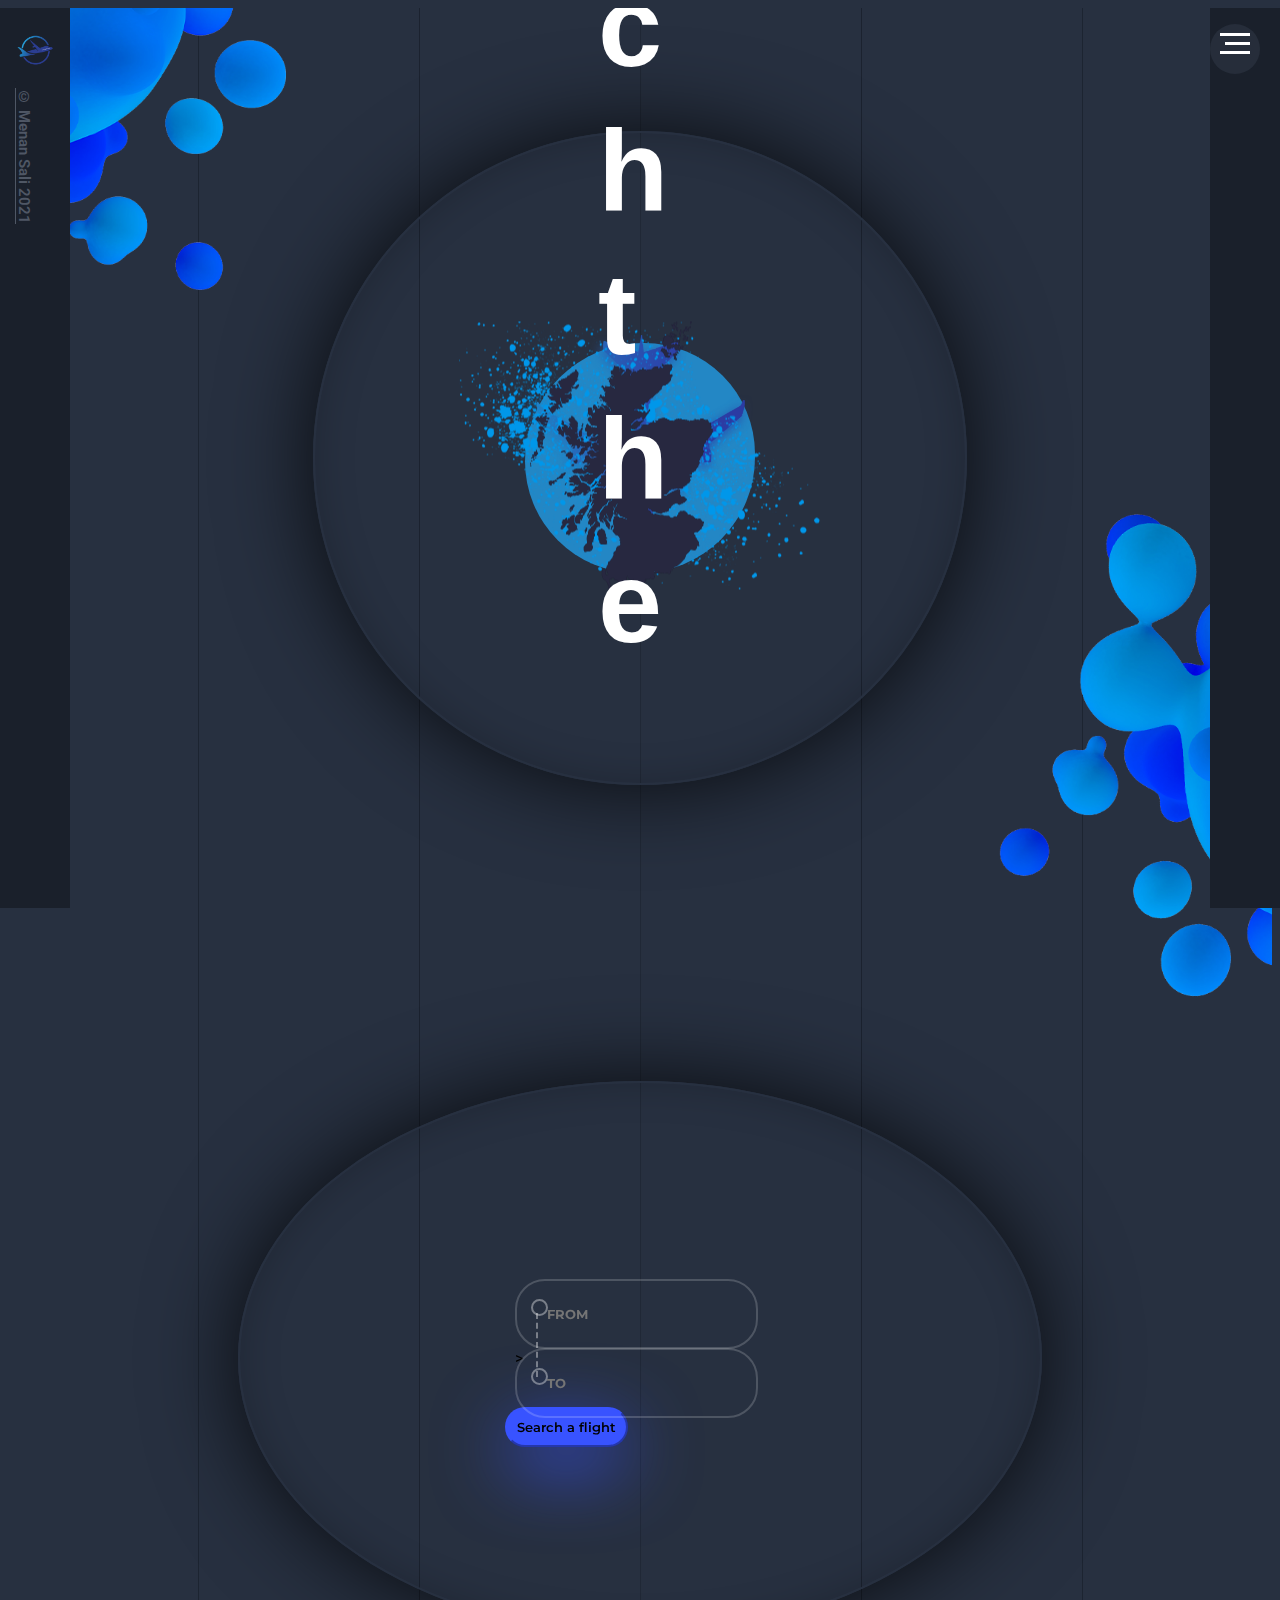
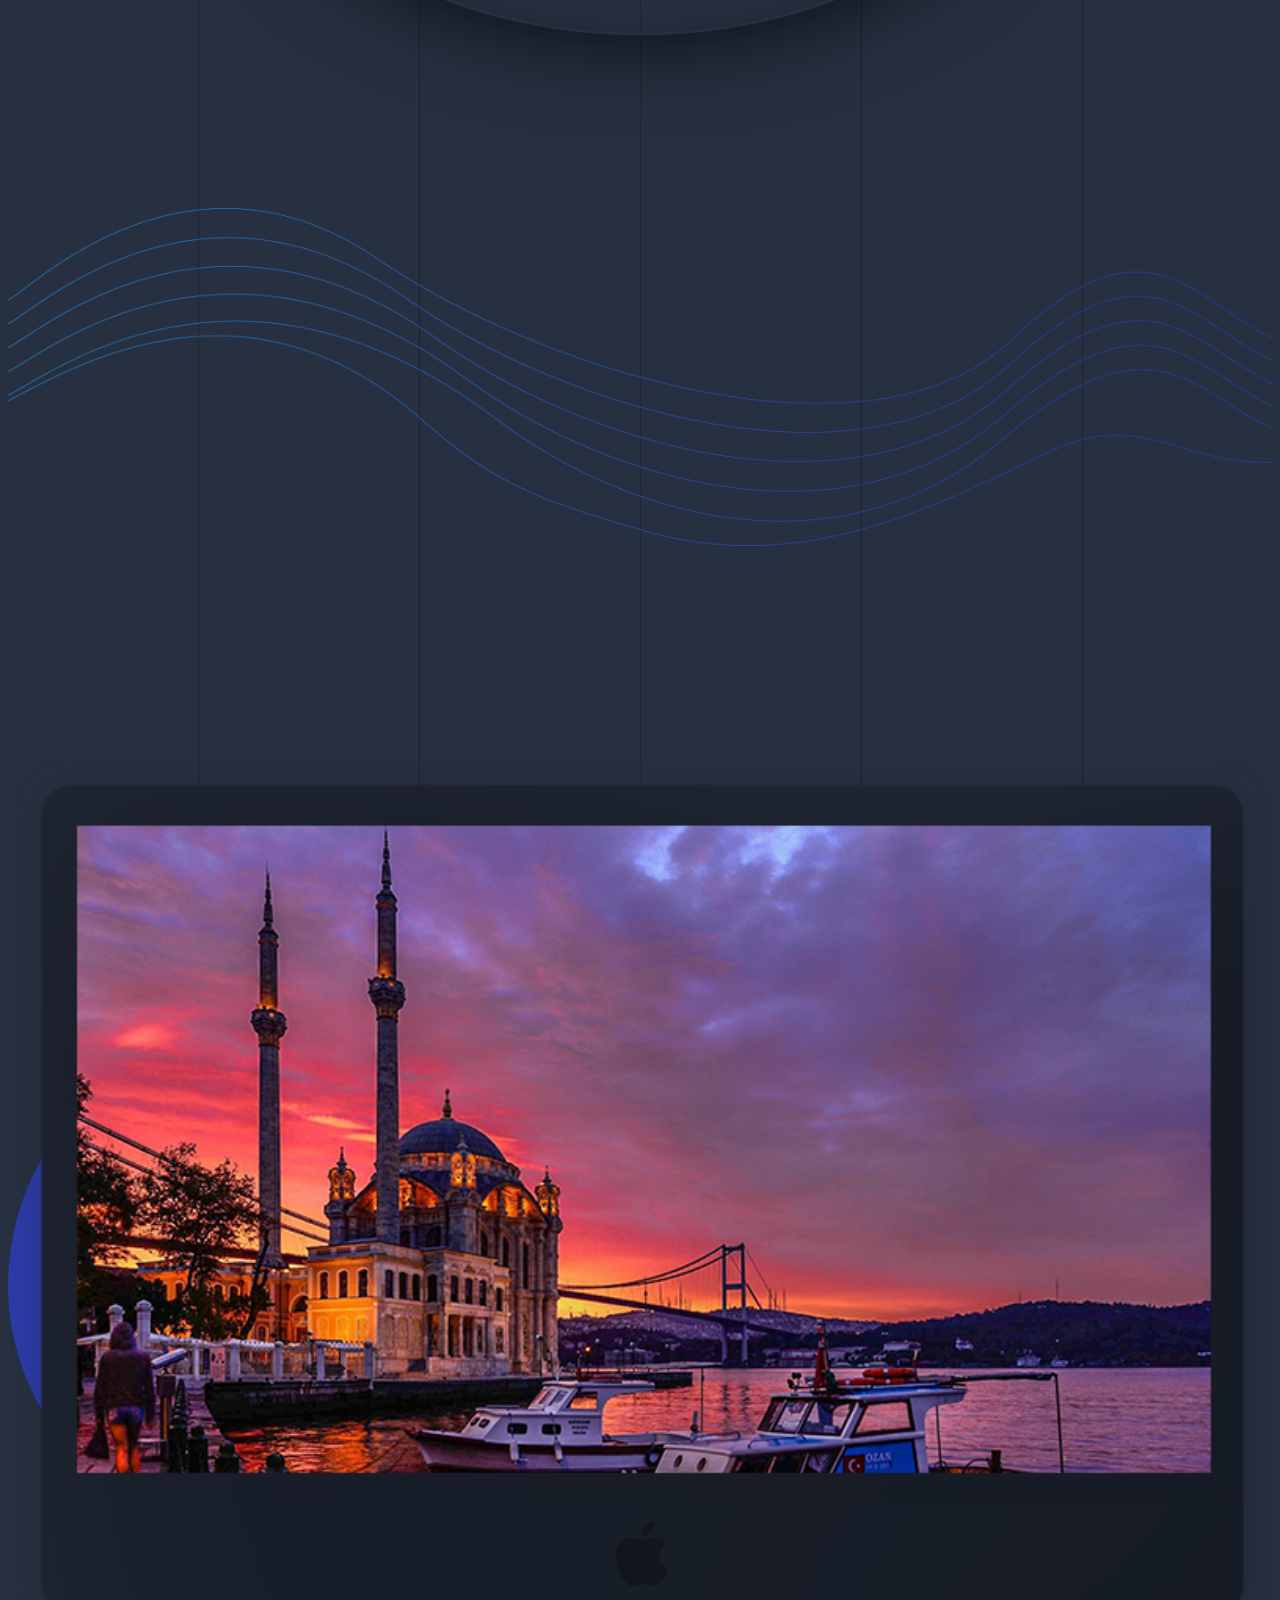
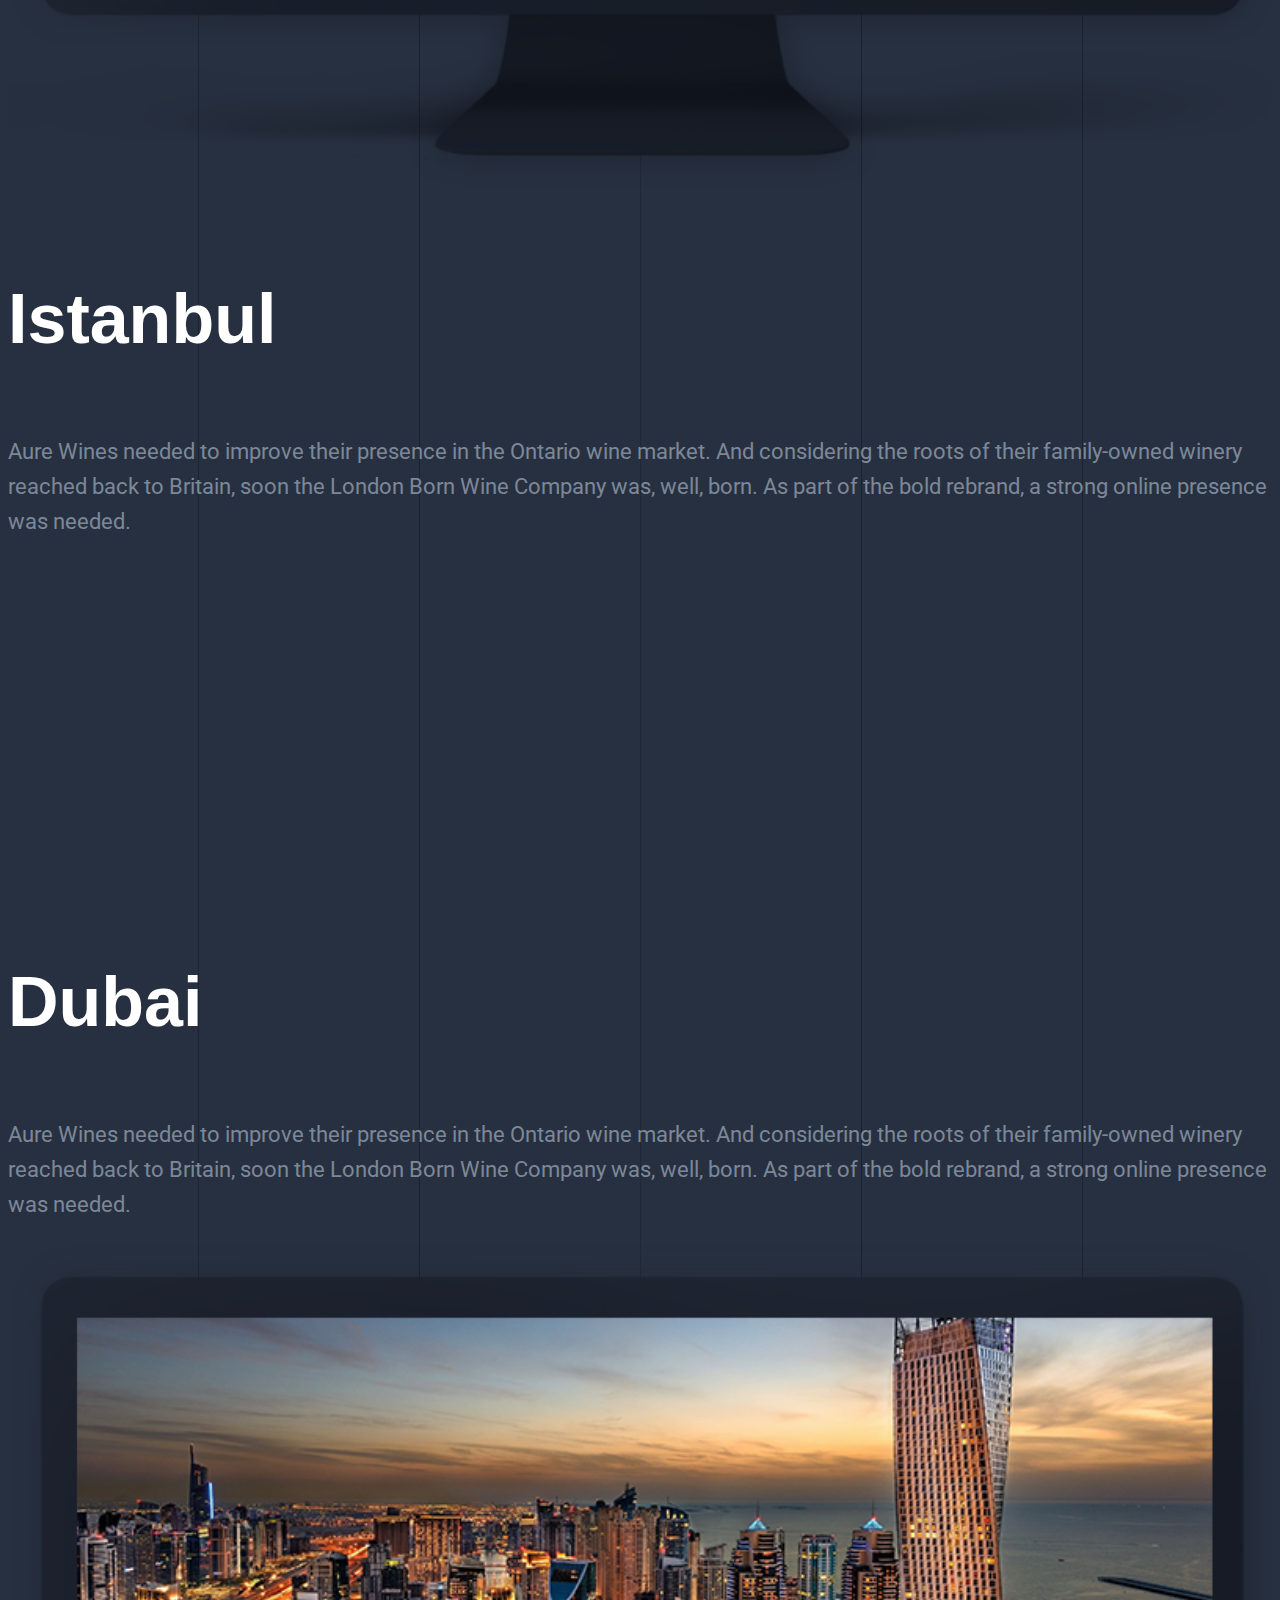
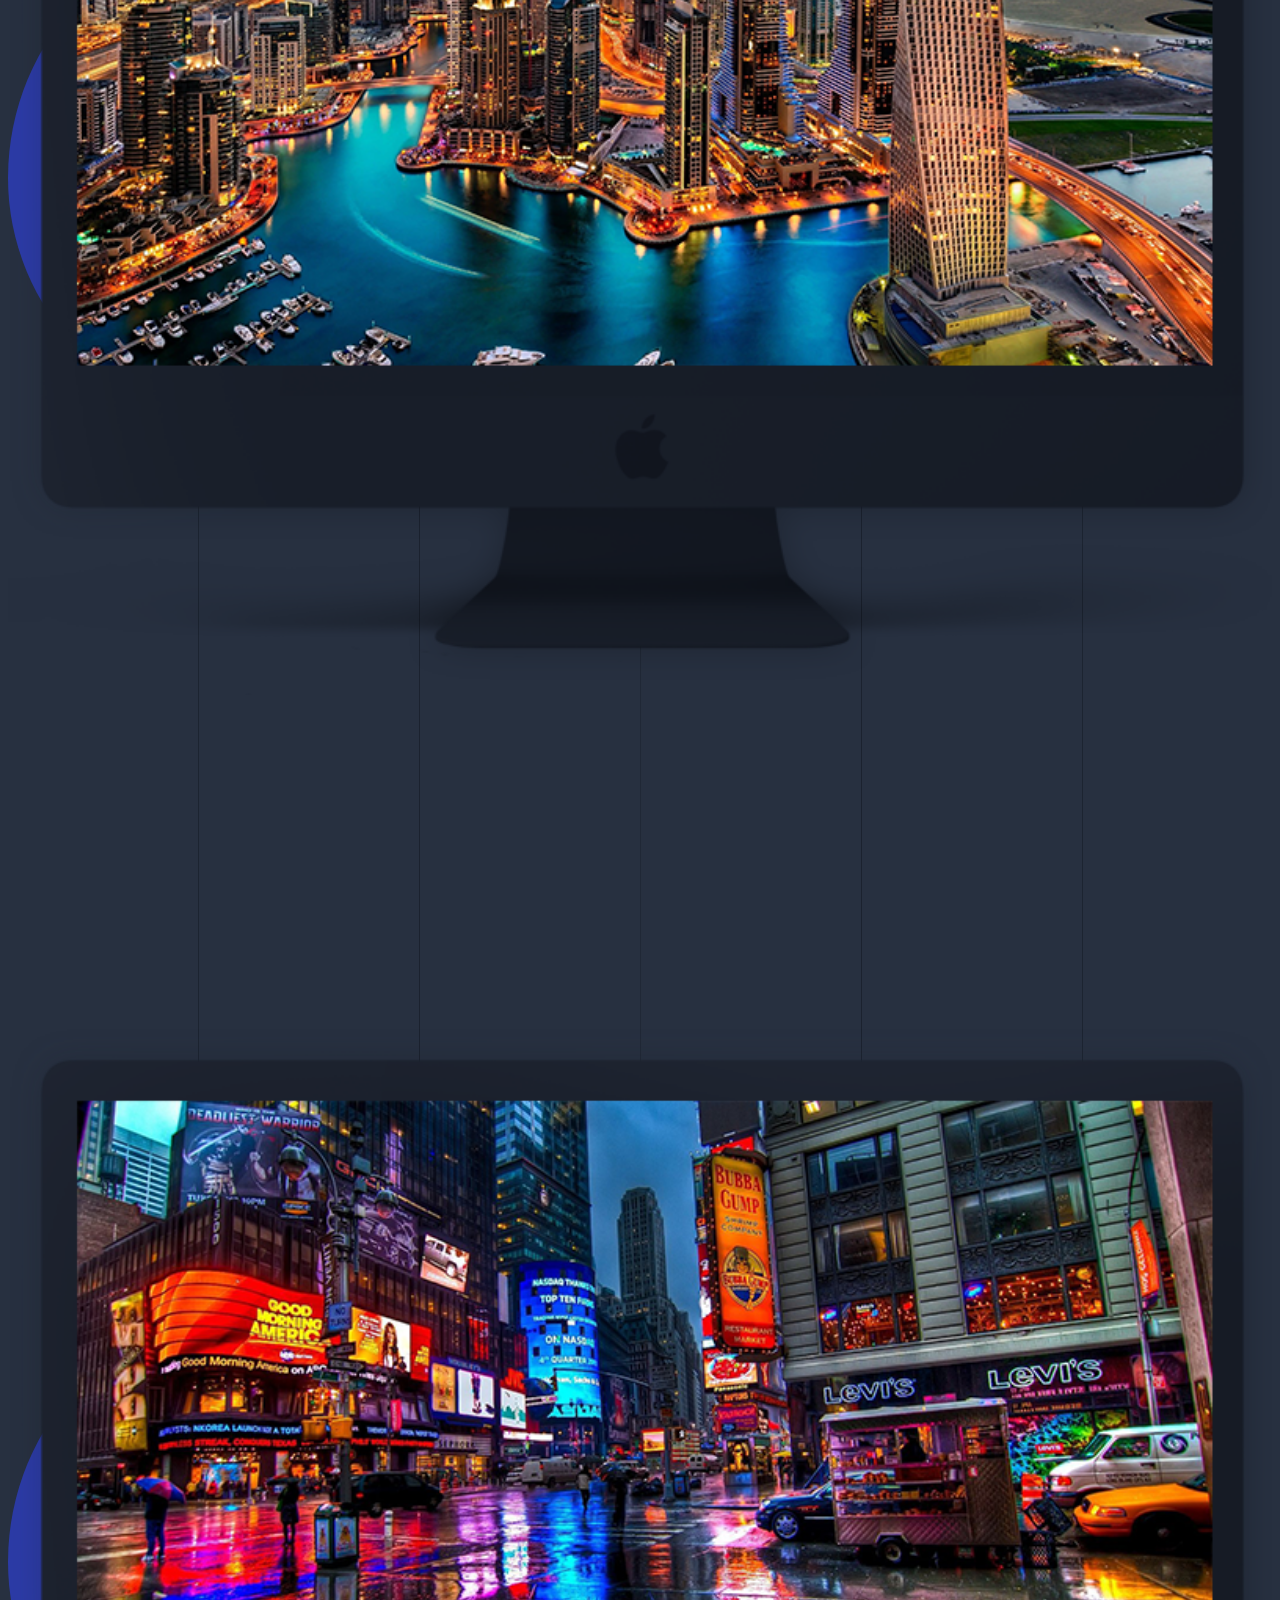
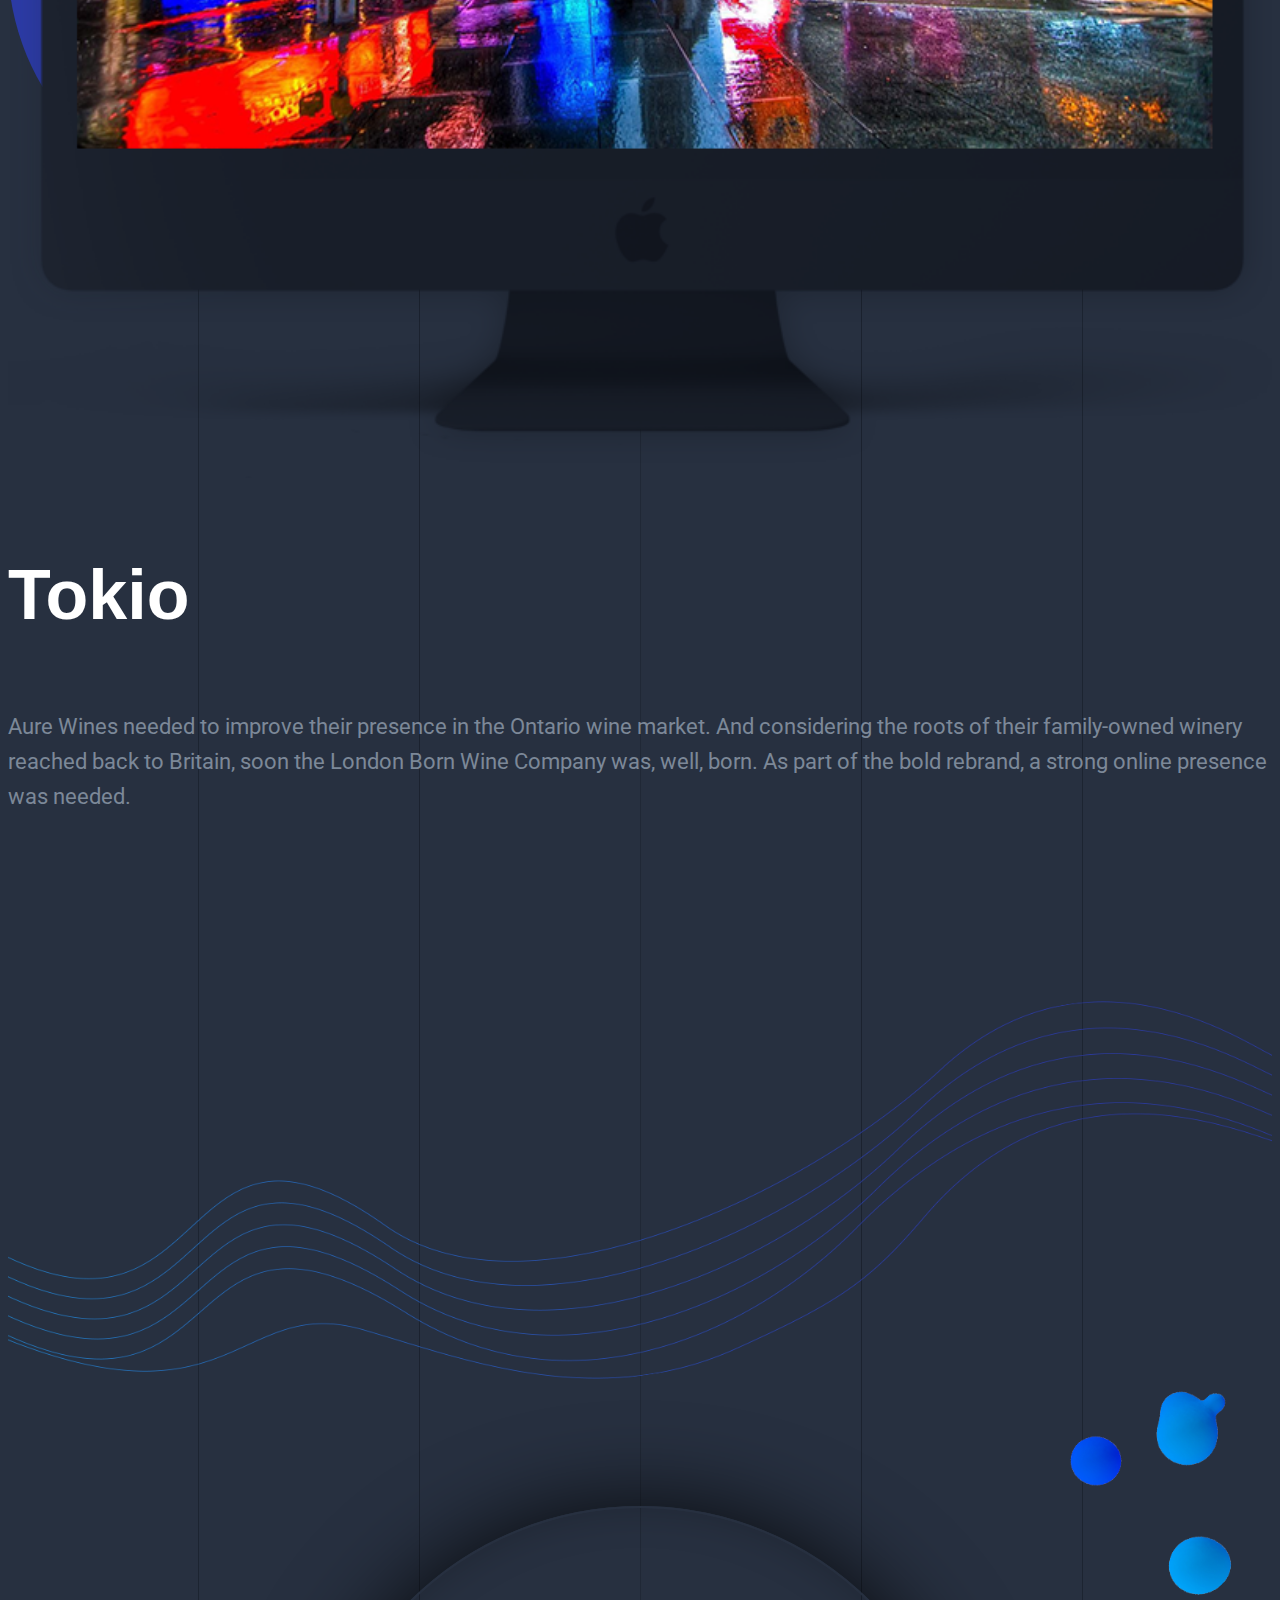
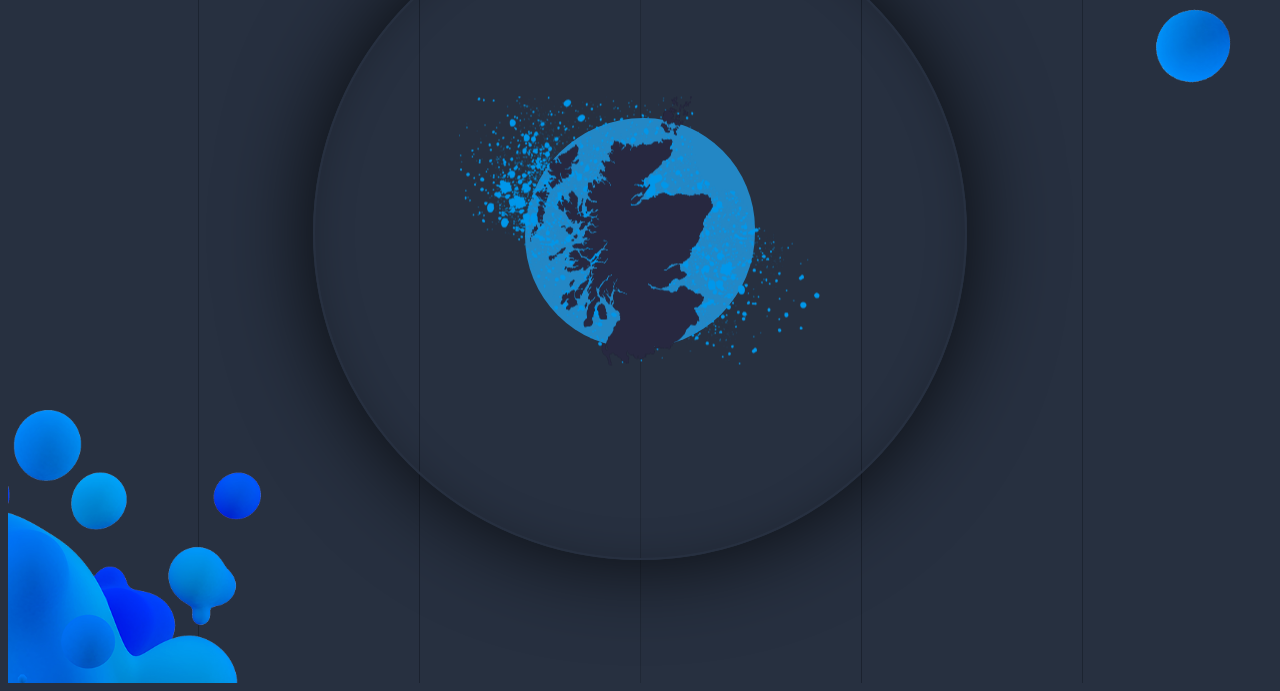
<file: Flight booking website/index.html>
<!doctype html>
<html lang="en">

<head>

  <meta charset="utf-8">
  <meta name="viewport" content="width=device-width, initial-scale=1, shrink-to-fit=no">

  <link rel="stylesheet" href="https://stackpath.bootstrapcdn.com/bootstrap/4.1.3/css/bootstrap.min.css"
    integrity="sha384-MCw98/SFnGE8fJT3GXwEOngsV7Zt27NXFoaoApmYm81iuXoPkFOJwJ8ERdknLPMO" crossorigin="anonymous">


  <link
    href="https://fonts.googleapis.com/css2?family=Montserrat:wght@400;500;600;700;800;900&family=Roboto:wght@300;400;500;700;900&display=swap"
    rel="stylesheet">

  <link rel="icon" type="image/png" href="img/logo.png">


  <link rel="stylesheet" href="https://use.fontawesome.com/releases/v5.7.2/css/all.css"
    integrity="sha384-fnmOCqbTlWIlj8LyTjo7mOUStjsKC4pOpQbqyi7RrhN7udi9RwhKkMHpvLbHG9Sr" crossorigin="anonymous">
  <link rel="stylesheet" href="style.css" />
  <script src="https://code.jquery.com/jquery-3.5.1.js"></script>


  <title>Fly And See</title>

</head>






<body>







  <main>
    <div class="cd-index cd-main-content">


      <!----LEFT-BAR------->

      <div class="left-bar-section">
        <div class="left-content-inner d-flex justify-content-between flex-column h-100">

          <div class="logo-section">
            <a href="#">
              <img src="img/logo.png" style="margin:14px 0px 0px 0px;" class="img-fluid" alt="logo"></a>
          </div>

          <div class="link-section text-center d-none d-md-block d-sm-none">

          </div>

          <div class="copyright-section text-center">
            <p>&copy Menan Sali 2021</p>
          </div>

        </div>
      </div>

      <!----LEFT-BAR------->



      <!----RIGHT-BAR------->
      <div class="right-bar-section">

        <div class="right-content-inner d-flex justify-content-between flex-column h-100">

          <div class="ham-section d-flex justify-content-center">
            <span class="open-menu"><img src="img/menu.svg" class="img-fluid" alt="" /></span>
          </div>

          <div class="link-section text-center d-none d-md-block d-sm-none"">

          </div>

          <div class=" social-links">
            <a href="#"><i class="fab fa-facebook-f"></i></a>
            <a href="#"><i class="fab fa-twitter"></i></a>
            <a href="#"><i class="fab fa-linkedin-in"></i></a>
          </div>

        </div>

      </div>

      <!----RIGHT-BAR------->




      <!----nav------->
      <section class="nav-section overlay">
        <div class="close-menu">
          <svg width="23.312" height="23.32" fill="#fff" viewBox="0 0 1000 1000">
            <path d="M945.7 989.4L10 53.8 54.3 9.4 990 945.1l-44.3 44.3z" />
            <path d="M10 946.2L945.7 10.6 990 54.9 54.3 990.6 10 946.2z" />
          </svg>
        </div>
        <div class="container">
          <div class="row m-200">
            <div class="col-md-8">
              <div class="row">
                <div class="col-md-4">
                  <div class="navcolumn" id="nav-column-first">
                    <h2>HOME</h2>
                    <!-- <a class="cd-btn" href="">home</a>
                    <a class="cd-btn" href="">My Story</a> -->
                  </div>
                </div>
                <div class="col-md-4">
                  <div class="navcolumn" id="nav-column-second">
                    <h2>FLIGHT</h2>
                    <!-- <a class="cd-btn" href="#">London Born</a>
                    <a class="cd-btn" href="#">Subaru</a>
                    <a class="cd-btn" href="#">Valeyo</a> -->
                  </div>
                </div>

                <div class="col-md-4">
                  <div class="navcolumn" id="nav-column-third">
                    <h2>ABOUT US</h2>
                    <!-- <a class="cd-btn" href="#">Let's Talk</a> -->
                  </div>
                </div>

              </div>
            </div>
          </div>
        </div>
      </section>


      <!----nav------->



      <div class="wrapper">
        <div class="banner">

          <div class="planewrap">
            <img id="plane" class="planey" src="img/plane.png" width="100%" alt="">
          </div>


          <div class="bannersplat">

            <div class="scotty"><img src="img/scotland.png" width="" height="" alt=""></div>
            <div class="fluid">
            </div>
            <div class="fluiddark">
            </div>
            <div class="text">
              <h1>
                <span class="word d-flex justify-content-center">Fly and See</span>
                <span class="word d-flex justify-content-center">Catch the Birds.</span>
              </h1>
            </div>
          </div>

        </div>




        <div class="wrappers">
          <div class="banners">

            <div class="fluiddarkk">

              <div class="search-form">
                <div class="form-group">
                  <div class="dropdown">
                    <div id="fromDropdown" class="dropdown-content">
                      <input type="text" placeholder="FROM" id="fromInput" class="form-control"
                        onkeyup="filterFunction()" onkeydown="showA()" onblur="hideA()">>
                      <div id="listOfA" class="listOfA">
                        <a onclick="setValue('skopje')">Skopje</a>
                        <a onclick="setValue('berlin')">Berlin</a>
                        <a onclick="setValue('amsterdam')">Amsterdam</a>
                        <a onclick="setValue('istanbul')">Istanbul</a>
                        <a onclick="setValue('london')">London</a>
                        <a onclick="setValue('madrid')">Madrid</a>
                        <a onclick="setValue('lisbon')">Lisbon</a>
                        <a onclick="setValue('milano')">Milano</a>
                        <a onclick="setValue('moscow')">Moscow</a>
                      </div>
                    </div>
                  </div>
                </div>
                <div class="form-group">
                  <div class="dropdownn">
                    <div id="toDropdown" class="dropdownn-content">
                      <input type="text" placeholder="TO" id="toInput" class="form-control" onkeyup="filterFunctionn()"
                        onkeydown="showB()" onblur="hideB()">
                      <div id="listOfB" class="listOfB">
                        <a onclick="setValuee('skopje')">Skopje</a>
                        <a onclick="setValuee('berlin')">Berlin</a>
                        <a onclick="setValuee('amsterdam')">Amsterdam</a>
                        <a onclick="setValuee('istanbul')">Istanbul</a>
                        <a onclick="setValuee('london')">London</a>
                        <a onclick="setValuee('madrid')">Madrid</a>
                        <a onclick="setValuee('lisbon')">Lisbon</a>
                        <a onclick="setValuee('milano')">Milano</a>
                        <a onclick="setValuee('moscow')">Moscow</a>
                      </div>
                    </div>
                  </div>
                </div>
                <div class="buttons">
                  <button class="btn btn-primary btn-block" onclick="sendFlightDestination()">Search a flight</button>
                </div>
              </div>
            </div>


          </div>

        </div>




        <div class="wavy-g">
        </div>







        <section class="work-bg">
          <div class="container">

            <div class="work work1">
              <div class="row d-flex align-items-center">
                <div class="col-md-5 col-sm-6 col-12">
                  <div class="workpic">
                    <div class="big-circle-shape"></div>
                    <img src="img/istanbul.png" class="img-fluid" width="" height="" alt="">
                  </div>
                </div>

                <div class="col-md-5 offset-md-1 col-sm-12 offset-sm-0">
                  <div class="workintro">
                    <div class="worktext text-right">
                      <h3>Istanbul</h3>
                      <p>Aure Wines needed to improve their presence in the Ontario wine
                        market. And considering the roots of their family-owned winery reached back to Britain, soon
                        the
                        London
                        Born Wine Company was, well, born. As part of the bold rebrand, a strong online presence was
                        needed.</p>
                    </div>
                  </div>
                </div>
              </div>
            </div>


            <div class="work work2">
              <div class="row d-flex align-items-center">
                <div class="col-md-5 offset-md-1 col-sm-12 offset-sm-0" id="first">
                  <div class="workintro">
                    <div class="worktext">
                      <h3>Dubai</h3>
                      <p>Aure Wines needed to improve their presence in the Ontario wine
                        market. And considering the roots of their family-owned winery reached back to Britain, soon
                        the
                        London
                        Born Wine Company was, well, born. As part of the bold rebrand, a strong online presence was
                        needed.</p>
                    </div>
                  </div>
                </div>
                <div class="col-md-5 col-sm-6 col-12 offset-md-1" id="second">
                  <div class="workpic">
                    <div class="big-circle-shape"></div>
                    <img src="img/dubai.png" class="img-fluid" width="" height="" alt="">
                  </div>
                </div>
              </div>
            </div>


            <div class="work work3">
              <div class="row d-flex align-items-center">
                <div class="col-md-5 col-sm-6 col-12" id="third">
                  <div class="workpic">
                    <div class="big-circle-shape"></div>
                    <img src="img/tokio.png" class="img-fluid" width="" height="" alt="">
                  </div>
                </div>

                <div class="col-md-5 offset-md-1 col-sm-12 offset-sm-0" id="forth">
                  <div class="workintro">
                    <div class="worktext text-right">
                      <h3>Tokio</h3>
                      <p>Aure Wines needed to improve their presence in the Ontario wine
                        market. And considering the roots of their family-owned winery reached back to Britain, soon
                        the
                        London
                        Born Wine Company was, well, born. As part of the bold rebrand, a strong online presence was
                        needed.</p>
                    </div>
                  </div>
                </div>
              </div>
            </div>
          </div>

        </section>




        <div class="workclose"><img src="img/wavy2.png" class="img-fluid" width="" height="" alt=""></div>


        <section class="contact-wrapper">
          <!-- <div class="contact-text">
            <h1>I've landed, let's <a class="cd-btn" href="#">talk</a></h1>
          </div> -->

          <div class="bannersplat">

            <div class="scotty"><img src="img/scotland.png" width="" height="" alt=""></div>
            <div class="fluid">
            </div>
            <div class="fluiddark">
            </div>

          </div>


        </section>




      </div>

    </div>
  </main>


  <script src="main.js"></script>
</body>

</html>
</file>
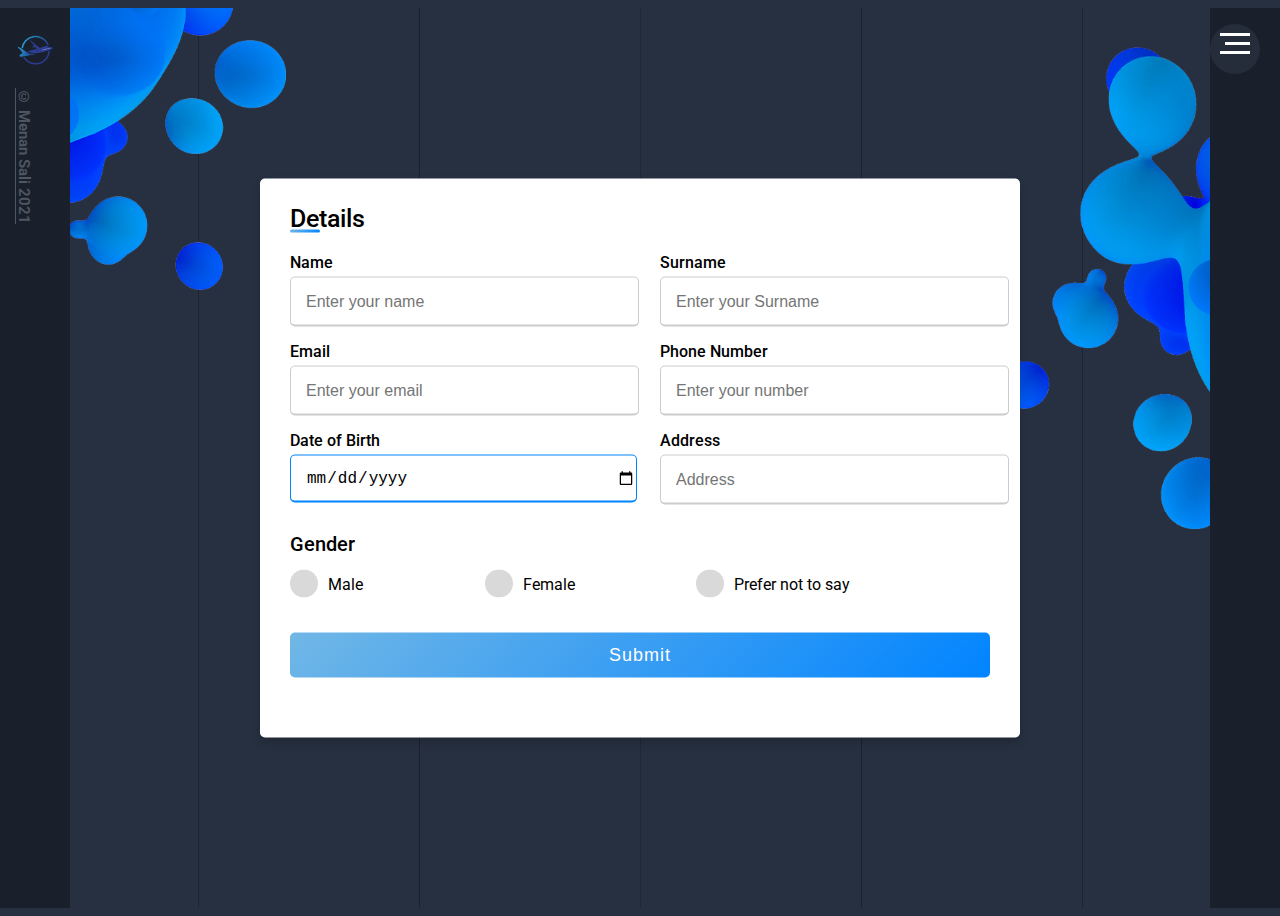
<file: Flight booking website/details.html>
<!doctype html>
<html lang="en">

<head>

    <meta charset="utf-8">
    <meta name="viewport" content="width=device-width, initial-scale=1, shrink-to-fit=no">

    <link rel="stylesheet" href="https://stackpath.bootstrapcdn.com/bootstrap/4.1.3/css/bootstrap.min.css"
        integrity="sha384-MCw98/SFnGE8fJT3GXwEOngsV7Zt27NXFoaoApmYm81iuXoPkFOJwJ8ERdknLPMO" crossorigin="anonymous">


    <link
        href="https://fonts.googleapis.com/css2?family=Montserrat:wght@400;500;600;700;800;900&family=Roboto:wght@300;400;500;700;900&display=swap"
        rel="stylesheet">

    <link rel="icon" type="image/png" href="img/logo.png">

    <link rel="stylesheet" href="https://use.fontawesome.com/releases/v5.7.2/css/all.css"
        integrity="sha384-fnmOCqbTlWIlj8LyTjo7mOUStjsKC4pOpQbqyi7RrhN7udi9RwhKkMHpvLbHG9Sr" crossorigin="anonymous">

    <link rel="stylesheet" href="details.css" />


    <title>Details</title>

</head>

<body>

    <main>
        <div class="cd-index cd-main-content">


            <!----LEFT-BAR------->

            <div class="left-bar-section">
                <div class="left-content-inner d-flex justify-content-between flex-column h-100">

                    <div class="logo-section">
                        <a href="#">
                            <img src="img/logo.png" style="margin:14px 0px 0px 0px;" class="img-fluid" alt="logo"></a>
                    </div>

                    <div class="link-section text-center d-none d-md-block d-sm-none">

                    </div>

                    <div class="copyright-section text-center">
                        <p>&copy Menan Sali 2021</p>
                    </div>

                </div>
            </div>

            <!----LEFT-BAR------->


            <!----RIGHT-BAR------->
            <div class="right-bar-section">

                <div class="right-content-inner d-flex justify-content-between flex-column h-100">

                    <div class="ham-section d-flex justify-content-center">
                        <span class="open-menu"><img src="img/menu.svg" class="img-fluid" alt="" /></span>
                    </div>

                    <div class="link-section text-center d-none d-md-block d-sm-none" ">

            </div>

            <div class=" social-links">
                        <a href="#"><i class="fab fa-facebook-f"></i></a>
                        <a href="#"><i class="fab fa-twitter"></i></a>
                        <a href="#"><i class="fab fa-linkedin-in"></i></a>
                    </div>

                </div>

            </div>

            <!----RIGHT-BAR------->


            <!----nav------->
            <section class="nav-section overlay">
                <div class="close-menu">
                    <svg width="23.312" height="23.32" fill="#fff" viewBox="0 0 1000 1000">
                        <path d="M945.7 989.4L10 53.8 54.3 9.4 990 945.1l-44.3 44.3z" />
                        <path d="M10 946.2L945.7 10.6 990 54.9 54.3 990.6 10 946.2z" />
                    </svg>
                </div>

            </section>


            <!----nav------->


            <div class="wrapper">
                <div class="banner">
                    <div class="bannersplat">
                        <div class="containnn">
                            <div class="title">Details</div>
                            <div class="content">
                                <form action="#">
                                    <div class="user-details">
                                        <div class="input-box">
                                            <span class="details">Name</span>
                                            <input type="text" placeholder="Enter your name" id="namee" required>
                                        </div>
                                        <div class="input-box">
                                            <span class="details">Surname</span>
                                            <input type="text" placeholder="Enter your Surname" id="surnamee" required>
                                        </div>
                                        <div class="input-box">
                                            <span class="details">Email</span>
                                            <input type="text" placeholder="Enter your email" required>
                                        </div>
                                        <div class="input-box">
                                            <span class="details">Phone Number</span>
                                            <input type="text" placeholder="Enter your number" required>
                                        </div>
                                        <div class="input-box">
                                            <span class="details">Date of Birth</span>
                                            <input type="date" class="form-controll">
                                        </div>
                                        <div class="input-box">
                                            <span class="details">Address</span>
                                            <input type="text" placeholder="Address" required>
                                        </div>
                                    </div>
                                    <div class="gender-details">
                                        <input type="radio" name="gender" id="dot-1">
                                        <input type="radio" name="gender" id="dot-2">
                                        <input type="radio" name="gender" id="dot-3">
                                        <span class="gender-title">Gender</span>
                                        <div class="category">
                                            <label for="dot-1">
                                                <span class="dot one"></span>
                                                <span class="gender">Male</span>
                                            </label>
                                            <label for="dot-2">
                                                <span class="dot two"></span>
                                                <span class="gender">Female</span>
                                            </label>
                                            <label for="dot-3">
                                                <span class="dot three"></span>
                                                <span class="gender">Prefer not to say</span>
                                            </label>
                                        </div>
                                    </div>
                                    <div class="button" onclick="sendInformation()">
                                        <input type="submit" value="Submit">
                                    </div>
                                </form>
                            </div>
                        </div>

                    </div>

                </div>

            </div>
    </main>


    <script src="https://code.jquery.com/jquery-3.5.1.js"></script>
    <script src="main.js"></script>
    <script src="select.js"></script>
</body>

</html>
</file>
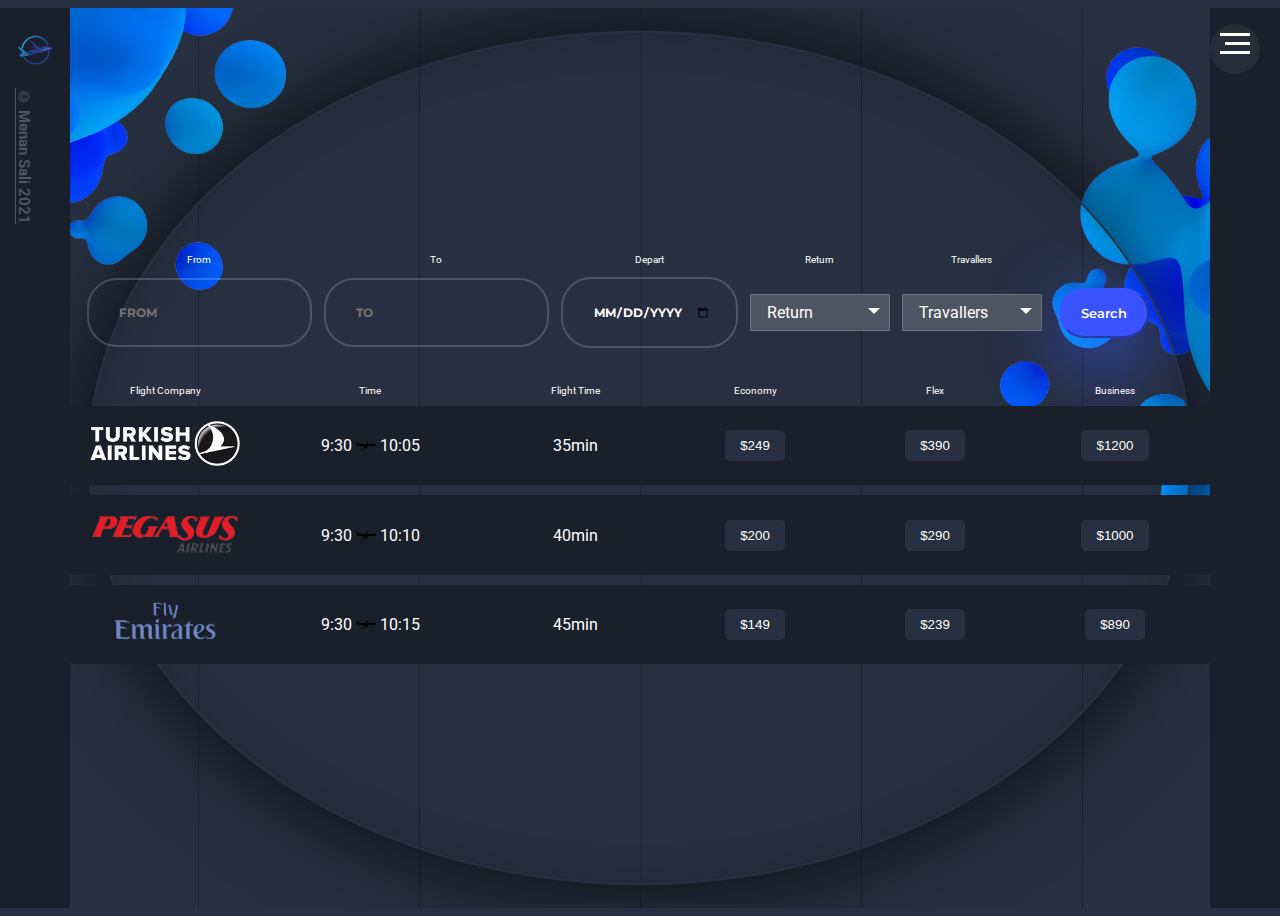
<file: Flight booking website/search.html>
<!doctype html>
<html lang="en">

<head>

    <meta charset="utf-8">
    <meta name="viewport" content="width=device-width, initial-scale=1, shrink-to-fit=no">

    <link rel="stylesheet" href="https://stackpath.bootstrapcdn.com/bootstrap/4.1.3/css/bootstrap.min.css"
        integrity="sha384-MCw98/SFnGE8fJT3GXwEOngsV7Zt27NXFoaoApmYm81iuXoPkFOJwJ8ERdknLPMO" crossorigin="anonymous">


    <link
        href="https://fonts.googleapis.com/css2?family=Montserrat:wght@400;500;600;700;800;900&family=Roboto:wght@300;400;500;700;900&display=swap"
        rel="stylesheet">

    <link rel="icon" type="image/png" href="img/logo.png">

    <link rel="stylesheet" href="https://use.fontawesome.com/releases/v5.7.2/css/all.css"
        integrity="sha384-fnmOCqbTlWIlj8LyTjo7mOUStjsKC4pOpQbqyi7RrhN7udi9RwhKkMHpvLbHG9Sr" crossorigin="anonymous">

    <link rel="stylesheet" href="style.css" />


    <title>Search</title>

</head>

<body>

    <main>
        <div class="cd-index cd-main-content">


            <!----LEFT-BAR------->

            <div class="left-bar-section">
                <div class="left-content-inner d-flex justify-content-between flex-column h-100">

                    <div class="logo-section">
                        <a href="#">
                            <img src="img/logo.png" style="margin:14px 0px 0px 0px;" class="img-fluid" alt="logo"></a>
                    </div>

                    <div class="link-section text-center d-none d-md-block d-sm-none">

                    </div>

                    <div class="copyright-section text-center">
                        <p>&copy Menan Sali 2021</p>
                    </div>

                </div>
            </div>

            <!----LEFT-BAR------->


            <!----RIGHT-BAR------->
            <div class="right-bar-section">

                <div class="right-content-inner d-flex justify-content-between flex-column h-100">

                    <div class="ham-section d-flex justify-content-center">
                        <span class="open-menu"><img src="img/menu.svg" class="img-fluid" alt="" /></span>
                    </div>

                    <div class="link-section text-center d-none d-md-block d-sm-none" ">

            </div>

            <div class=" social-links">
                        <a href="#"><i class="fab fa-facebook-f"></i></a>
                        <a href="#"><i class="fab fa-twitter"></i></a>
                        <a href="#"><i class="fab fa-linkedin-in"></i></a>
                    </div>

                </div>

            </div>

            <!----RIGHT-BAR------->


            <!----nav------->
            <section class="nav-section overlay">
                <div class="close-menu">
                    <svg width="23.312" height="23.32" fill="#fff" viewBox="0 0 1000 1000">
                        <path d="M945.7 989.4L10 53.8 54.3 9.4 990 945.1l-44.3 44.3z" />
                        <path d="M10 946.2L945.7 10.6 990 54.9 54.3 990.6 10 946.2z" />
                    </svg>
                </div>
            </section>


            <!----nav------->


            <div class="wrapper">
                <div class="banner">
                    <div class="bannersplat">
                        <div class="fluiddarksearch">
                            <div class="main-flex-container center">

                                <div class="search-form-container">
                                    <table>
                                        <thead>
                                            <tr>
                                                <th scope="col">From</th>
                                                <th scope="col">To</th>
                                                <th scope="col">Depart</th>
                                                <th scope="col">Return</th>
                                                <th scope="col">Travallers</th>
                                                <th scope="col"></th>
                                            </tr>
                                        </thead>
                                        <tbody>
                                            <tr>
                                                <td>
                                                    <input type="text" class="form-control" placeholder="FROM"
                                                        id="from">
                                                </td>
                                                <td>
                                                    <input type="text" class="form-control" placeholder="TO" id="to">
                                                </td>
                                                <td>
                                                    <input type="date" class="form-control" id="selectdata"
                                                        onclick="dataSelector()">
                                                </td>
                                                <td>
                                                    <div class="flight-select">
                                                        <select class="custom-select shadow-none">
                                                            <option value="0">Return</option>
                                                            <option value="1">One Way</option>
                                                            <option value="2">Two Way</option>
                                                        </select>
                                                    </div>
                                                </td>
                                                <td>
                                                    <div class="flight-select">
                                                        <select>
                                                            <option value="0">Travallers</option>
                                                            <option value="1">1 Adult</option>
                                                            <option value="2">2 Adults</option>
                                                            <option value="3">3 Adults</option>
                                                            <option value="4">4 Adults</option>
                                                        </select>
                                                    </div>
                                                </td>
                                                <td>
                                                    <button class="btnn btn-primaryy btn-block">Search</button>
                                                </td>
                                            </tr>
                                        </tbody>
                                    </table>
                                </div>

                                <div class="flight-flex-container">
                                    <div class="flex-item-name">Flight Company</div>
                                    <div class="flex-item-name">Time</div>
                                    <div class="flex-item-name">Flight Time</div>
                                    <div class="flex-item-name">Economy</div>
                                    <div class="flex-item-name">Flex</div>
                                    <div class="flex-item-name">Business</div>
                                </div>
                                <div class="flight-card flight-flex-container">
                                    <div class="flex-item">
                                        <img src="turkish-airlines-logo-F87D97ECFC-seeklogo.com.png"
                                            alt="flight company">
                                    </div>
                                    <div class="flex-item">
                                        9:30 <img height="10px" width="20px"
                                            src="black-and-white-airplane-11549404780gamfwyweya.png" alt="plane"> 10:05
                                    </div>
                                    <div class="flex-item">
                                        35min
                                    </div>
                                    <div class="flex-item">
                                        <button class="flight-buy" onclick="priceone()">$249</button>
                                    </div>
                                    <div class="flex-item">
                                        <button class="flight-buy" onclick="pricetwo()">$390</button>
                                    </div>
                                    <div class="flex-item">
                                        <button class="flight-buy" onclick="pricethree()">$1200</button>
                                    </div>
                                </div>
                                <div class="flight-card flight-flex-container">
                                    <div class="flex-item">
                                        <img src="sssssss.png" alt="flight company">
                                    </div>
                                    <div class="flex-item">
                                        9:30 <img height="10px" width="20px"
                                            src="black-and-white-airplane-11549404780gamfwyweya.png" alt="plane"> 10:10
                                    </div>
                                    <div class="flex-item">
                                        40min
                                    </div>
                                    <div class="flex-item">
                                        <button class="flight-buy" onclick="pricefour()">$200</button>
                                    </div>
                                    <div class="flex-item">
                                        <button class="flight-buy" onclick="pricefive()">$290</button>
                                    </div>
                                    <div class="flex-item">
                                        <button class="flight-buy" onclick="pricesix()">$1000</button>
                                    </div>
                                </div>
                                <div class="flight-card flight-flex-container">
                                    <div class="flex-item">
                                        <img src="emirates.png" alt="flight company">
                                    </div>
                                    <div class="flex-item">
                                        9:30 <img height="10px" width="20px"
                                            src="black-and-white-airplane-11549404780gamfwyweya.png" alt="plane"> 10:15
                                    </div>
                                    <div class="flex-item">
                                        45min
                                    </div>
                                    <div class="flex-item">
                                        <button class="flight-buy" onclick="priceseven()">$149</button>
                                    </div>
                                    <div class="flex-item">
                                        <button class="flight-buy" onclick="priceeight()">$239</button>
                                    </div>
                                    <div class="flex-item">
                                        <button class="flight-buy" onclick="pricenine()">$890</button>
                                    </div>
                                </div>

                            </div>
                        </div>
                    </div>


                </div>

            </div>
    </main>


    <script src="https://code.jquery.com/jquery-3.5.1.js"></script>
    <script src="main.js"></script>
    <script src="select.js"></script>
</body>

</html>
</file>
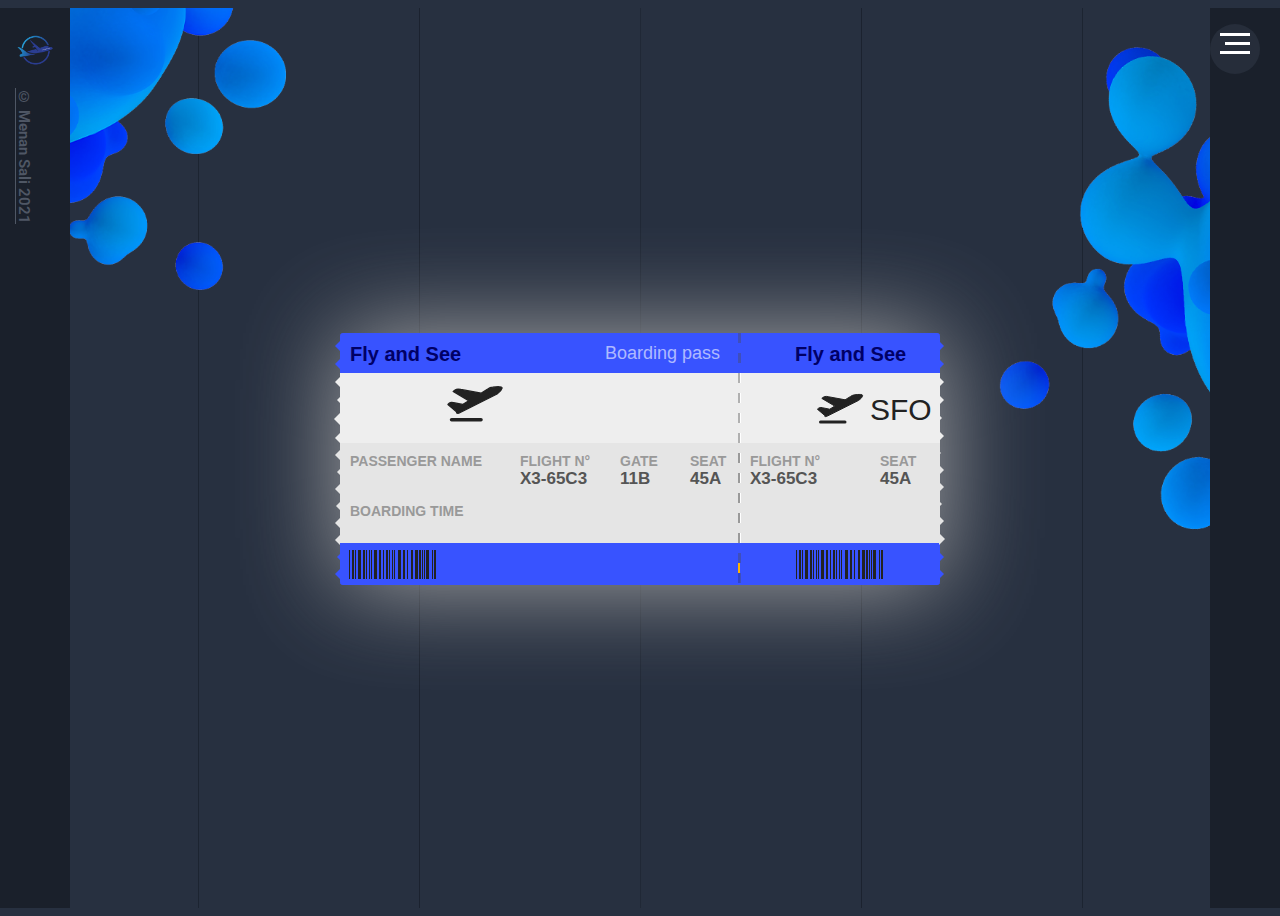
<file: Flight booking website/ticket.html>
<!doctype html>
<html lang="en">

<head>

    <meta charset="utf-8">
    <meta name="viewport" content="width=device-width, initial-scale=1, shrink-to-fit=no">

    <link rel="stylesheet" href="https://stackpath.bootstrapcdn.com/bootstrap/4.1.3/css/bootstrap.min.css"
        integrity="sha384-MCw98/SFnGE8fJT3GXwEOngsV7Zt27NXFoaoApmYm81iuXoPkFOJwJ8ERdknLPMO" crossorigin="anonymous">


    <link
        href="https://fonts.googleapis.com/css2?family=Montserrat:wght@400;500;600;700;800;900&family=Roboto:wght@300;400;500;700;900&display=swap"
        rel="stylesheet">

    <link rel="icon" type="image/png" href="img/logo.png">

    <link rel="stylesheet" href="https://use.fontawesome.com/releases/v5.7.2/css/all.css"
        integrity="sha384-fnmOCqbTlWIlj8LyTjo7mOUStjsKC4pOpQbqyi7RrhN7udi9RwhKkMHpvLbHG9Sr" crossorigin="anonymous">

    <link rel="stylesheet" href="style.css" />


    <title>Details</title>

</head>

<body>

    <main>
        <div class="cd-index cd-main-content">


            <!----LEFT-BAR------->

            <div class="left-bar-section">
                <div class="left-content-inner d-flex justify-content-between flex-column h-100">

                    <div class="logo-section">
                        <a href="#">
                            <img src="img/logo.png" style="margin:14px 0px 0px 0px;" class="img-fluid" alt="logo"></a>
                    </div>

                    <div class="link-section text-center d-none d-md-block d-sm-none">

                    </div>

                    <div class="copyright-section text-center">
                        <p>&copy Menan Sali 2021</p>
                    </div>

                </div>
            </div>

            <!----LEFT-BAR------->


            <!----RIGHT-BAR------->
            <div class="right-bar-section">

                <div class="right-content-inner d-flex justify-content-between flex-column h-100">

                    <div class="ham-section d-flex justify-content-center">
                        <span class="open-menu"><img src="img/menu.svg" class="img-fluid" alt="" /></span>
                    </div>

                    <div class="link-section text-center d-none d-md-block d-sm-none" ">

            </div>

            <div class=" social-links">
                        <a href="#"><i class="fab fa-facebook-f"></i></a>
                        <a href="#"><i class="fab fa-twitter"></i></a>
                        <a href="#"><i class="fab fa-linkedin-in"></i></a>
                    </div>

                </div>

            </div>

            <!----RIGHT-BAR------->


            <!----nav------->
            <section class="nav-section overlay">
                <div class="close-menu">
                    <svg width="23.312" height="23.32" fill="#fff" viewBox="0 0 1000 1000">
                        <path d="M945.7 989.4L10 53.8 54.3 9.4 990 945.1l-44.3 44.3z" />
                        <path d="M10 946.2L945.7 10.6 990 54.9 54.3 990.6 10 946.2z" />
                    </svg>
                </div>

            </section>


            <!----nav------->


            <div class="wrapper">
                <div class="banner">
                    <div class="bannersplat">
                        <div class="box">
                            <ul class="left">
                                <li></li>
                                <li></li>
                                <li></li>
                                <li></li>
                                <li></li>
                                <li></li>
                                <li></li>
                                <li></li>
                                <li></li>
                                <li></li>
                                <li></li>
                                <li></li>
                                <li></li>
                                <li></li>
                            </ul>

                            <ul class="right">
                                <li></li>
                                <li></li>
                                <li></li>
                                <li></li>
                                <li></li>
                                <li></li>
                                <li></li>
                                <li></li>
                                <li></li>
                                <li></li>
                                <li></li>
                                <li></li>
                                <li></li>
                                <li></li>
                            </ul>
                            <div class="ticket">
                                <span class="airline">Fly and See</span>
                                <span class="airline airlineslip">Fly and See</span>
                                <span class="boarding">Boarding pass</span>
                                <div class="content">
                                    <span class="jfk"></span>
                                    <span class="plane">
                                        <?xml version="1.0" ?><svg clip-rule="evenodd" fill-rule="evenodd" height="60"
                                            width="60" image-rendering="optimizeQuality"
                                            shape-rendering="geometricPrecision" text-rendering="geometricPrecision"
                                            viewBox="0 0 500 500" xmlns="http://www.w3.org/2000/svg">
                                            <g stroke="#222">
                                                <line fill="none" stroke-linecap="round" stroke-width="30" x1="300"
                                                    x2="55" y1="390" y2="390" />
                                                <path
                                                    d="M98 325c-9 10 10 16 25 6l311-156c24-17 35-25 42-50 2-15-46-11-78-7-15 1-34 10-42 16l-56 35 1-1-169-31c-14-3-24-5-37-1-10 5-18 10-27 18l122 72c4 3 5 7 1 9l-44 27-75-15c-10-2-18-4-28 0-8 4-14 9-20 15l74 63z"
                                                    fill="#222" stroke-linejoin="round" stroke-width="10" />
                                            </g>
                                        </svg>
                                    </span>
                                    <span class="sfo"></span>

                                    <span class="jfk jfkslip"></span>
                                    <span class="plane planeslip">
                                        <?xml version="1.0" ?><svg clip-rule="evenodd" fill-rule="evenodd" height="50"
                                            width="50" image-rendering="optimizeQuality"
                                            shape-rendering="geometricPrecision" text-rendering="geometricPrecision"
                                            viewBox="0 0 500 500" xmlns="http://www.w3.org/2000/svg">
                                            <g stroke="#222">
                                                <line fill="none" stroke-linecap="round" stroke-width="30" x1="300"
                                                    x2="55" y1="390" y2="390" />
                                                <path
                                                    d="M98 325c-9 10 10 16 25 6l311-156c24-17 35-25 42-50 2-15-46-11-78-7-15 1-34 10-42 16l-56 35 1-1-169-31c-14-3-24-5-37-1-10 5-18 10-27 18l122 72c4 3 5 7 1 9l-44 27-75-15c-10-2-18-4-28 0-8 4-14 9-20 15l74 63z"
                                                    fill="#222" stroke-linejoin="round" stroke-width="10" />
                                            </g>
                                        </svg>
                                    </span>
                                    <span class="sfo sfoslip">SFO</span>
                                    <div class="sub-content">
                                        <span class="name">PASSENGER NAME<br><span class="namee" id="passengername">
                                            </span>
                                            <span class="surnamee" id="passengersurname">
                                            </span></span>
                                        <span class="flight">FLIGHT N&deg;<br><span>X3-65C3</span></span>
                                        <span class="gate">GATE<br><span>11B</span></span>
                                        <span class="seat">SEAT<br><span>45A</span></span>
                                        <span class="boardingtime">BOARDING TIME<br><span
                                                id="dataselectt"></span></span>

                                        <span class="flight flightslip">FLIGHT N&deg;<br><span>X3-65C3</span></span>
                                        <span class="seat seatslip">SEAT<br><span>45A</span></span>
                                        <!-- <span class="name nameslip">PASSENGER NAME<br><span class="nameee"
                                                id="passengername">
                                            </span> -->
                                        <span class="surnameee" id="passengersurname">
                                        </span></span>
                                    </div>
                                </div>
                                <div class="barcode"></div>
                                <div class="barcode slip"></div>
                            </div>
                        </div>

                    </div>

                </div>

            </div>
    </main>


    <script src="https://code.jquery.com/jquery-3.5.1.js"></script>
    <script src="main.js"></script>
    <script src="select.js"></script>
</body>

</html>
</file>
<file: Flight booking website/style.css>
body {
    font-family: 'Quicksand', sans-serif;

}


h1, h2, h3, h4, h5, h6 {
    font-family: 'Quicksand', sans-serif;
    font-weight: 700;
    color: #232d37;
    line-height: 1.25;
}

.h6, h6 {
    font-size: 1rem;
}


a, a:hover, a:focus, a:active {
    text-decoration: none;
    -webkit-transition-duration: 500ms;
    transition-duration: 500ms;
    font-weight: 500;
    outline: none;
}


.section_padding_0_80 {
    padding-top: 0;
    padding-bottom: 80px;
}

.single-post {
    margin-bottom: 30px;
}


.post-thumb img {
    border-radius: 30px;
    margin-bottom: 30px;
}

img {
    max-width: 100%;
}

.post-meta {
    -webkit-box-align: center;
    -ms-flex-align: center;
    -ms-grid-row-align: center;
    align-items: center;
    -webkit-box-pack: justify;
    -ms-flex-pack: justify;
    justify-content: space-between;
}

.single-post h2, .single-post h4 {
    margin: 10px 0;
    color: #232d37;
    -webkit-transition-duration: 500ms;
    transition-duration: 500ms;
    text-transform: capitalize;
}

.single-post p {
    color: #51545f;
}

p {
    color: #51545f;
    font-size: 16px;
}

.single-post .read-more {
    font-size: 12px;
    color: #b5aeba;
    display: inline-block;
    border: 1px solid #ebebeb;
    border-radius: 30px;
    height: 40px;
    min-width: 170px;
    line-height: 40px;
    text-align: center;
}


.list-blog.single-post .post-thumb, .list-blog.single-post .post-content {
    flex-basis: 50%;
    margin-right: 15px;
}

.post-author a {
    margin-right: 30px;
    position: relative;
    z-index: 1;
}

.post-author a, .post-date a, .post-favourite a, .post-comments a, .post-share a {
    color: #b5aec4;
    font-size: 14px;
}


.list-blog.single-post {
    margin-bottom: 30px;
    border-bottom: 1px solid #ebebeb;
}


/*-----------blog------sidebar--------*/


.single-widget-area {
    margin-bottom: 50px;
}

.widget-title > h6 {
    background: #fee2d9;
    height: 40px;
    width: 100%;
    line-height: 40px;
    border-radius: 2px;
    margin-bottom: 30px;
}

.about-me-widget-thumb img {
    height: 200px;
    width: 200px;
    margin: auto;
    border-radius: 50%;
}

.about-me-widget h4 {
    margin: 15px 0;
    font-weight: 400;
}

.font-shadow-into-light {
    font-family: 'Shadows Into Light Two', cursive !important;
}

.subscribe-link {
    padding-top: 20px;
}

.subscribe-link > a {
    font-size: 14px;
    color: #51545f;
    padding: 0 15px;
}

.single-widget-area {
    margin-bottom: 50px;
}

.add-widget .add-widget-area:before {
    position: absolute;
    width: 100%;
    height: 100%;
    left: 0;
    top: 0;
    content: '';
    background-color: rgba(30, 29, 29, 0.8);
    z-index: 1;
    border-radius: 30px;
}

.popular-post-widget .single-populer-post .post-content {
    margin-left: 10px;
}

.popular-post-widget .single-populer-post img, .popular-post-widget .single-populer-post .post-content {
    flex-basis: 50%;
}


.add-widget .add-widget-area {
    position: relative;
    z-index: 1;
}

.add-widget .add-text {
    position: absolute;
    width: 100%;
    height: 100%;
    top: 0;
    left: 0;
    z-index: 5;
}

.yummy-table {
    display: table;
    height: 100%;
    left: 0;
    position: relative;
    top: 0;
    width: 100%;
    z-index: 2;
}

.yummy-table-cell {
    display: table-cell;
    vertical-align: middle;
}

.newsletter-form {
    position: relative;
    z-index: 1;
}

.newsletter-form input {
    width: 100%;
    height: 40px;
    background-color: #f5f5f8;
    border: 1px solid #e1e1e1;
    border-radius: 30px;
    padding: 0 20px;
    font-size: 14px;
    color: #b5aec4;
}

.newsletter-form button {
    width: 40px;
    height: 40px;
    background-color: #fc6c3f;
    border: none;
    color: #fff;
    border-radius: 30px;
    position: absolute;
    right: 0;
    top: 0;
    z-index: 9;
    cursor: pointer;
}


/*----footer-----------*/

.footer-social-area {
    border-bottom: 1px solid #eeeeee;
    padding: 50px 0;
    -webkit-box-pack: justify;
    -ms-flex-pack: justify;
    justify-content: space-between;
}

.single-icon > a {
    color: #51545f;
    font-size: 14px;
    font-weight: 500;
    text-transform: uppercase;
}

.footer-content {
    padding: 50px 0 65px 0;
    border-bottom: 1px solid #eeeeee;
}

.footer-logo-area .yummy-logo {
    font-family: 'Shadows Into Light Two', cursive;
    font-size: 60px;
    margin-bottom: 0;
    padding: 0 0 20px 0;
    display: inline-block;
    color: #232d37;
}

.navbar.navbar-expand-lg .navbar-nav .nav-link {
    padding: 25px 30px;
    color: #232d37;
    text-transform: uppercase;
    font-size: 14px;
}

.copy_right_text {
    width: 100%;
    height: 70px;
    display: -webkit-box;
    display: -ms-flexbox;
    display: flex;
    -webkit-box-align: center;
    -ms-flex-align: center;
    align-items: center;
    -webkit-box-pack: center;
    -ms-flex-pack: center;
    justify-content: center;
}

.copy_right_text > p {
    font-size: 14px;
    color: #b5aec4;
    margin-bottom: 0;
}


.popular-post-widget .single-populer-post img, .popular-post-widget .single-populer-post .post-content {
    -ms-flex-preferred-size: 50%;
    flex-basis: 50%;
}

.popular-post-widget .single-populer-post img {
    width: calc(50% - 10px);
}

.popular-post-widget .single-populer-post img {
    margin-right: 10px;
    border-radius: 20px;
    margin-bottom: 30px;
    -ms-flex-item-align: center;
    align-self: center;
}


body {
    font-family: 'Roboto', sans-serif;
    background: #273040;
    position: relative;
}


.text {
    position: absolute;
    left: 50%;
    top: 50%;
    z-index: 5;
    transform: translate(-50%, -50%);
}

.text h1 span {
    color: white;
    font-weight: 800;
    letter-spacing: 1px;
    font-size: 9vw;
    display: inline-block;
    word-spacing: 5px;
}


.word {
    position: absolute;
    left: 50%;
    top: 50%;
    transform: translate(-50%, -50%);
    opacity: 0;
    margin: auto;
    max-width: 700px;
}

.letter {
    float: left;
    word-spacing: 5px;
}

.letter.out {
    transform: rotateX(90deg);
    transition: transform 0.32s cubic-bezier(0.55, 0.055, 0.675, 0.19);
}

.letter.behind {
    transform: rotateX(-90deg);
}

.letter.in {
    transform: rotateX(0deg);
    transition: transform 0.38s cubic-bezier(0.175, 0.885, 0.32, 1.275);
}


/*-----------text-animation----------*/


@media only screen and (min-width: 768px) {

    .contact-wrapper {
        background: url(./img/bubble5.png) bottom left no-repeat, url(./img/bubble4.png) top right no-repeat;
        background-size: 20%, 16%;
    }

    .left-bar-section,
    .right-bar-section {
        background-color: #1a202b;
    }


    .banner {
        background: url(./img/bubble1.png) top left no-repeat;
        background-size: 22%;
    }


    .fluiddark {
        z-index: 1;
        position: absolute;
        left: 50%;
        top: 50%;
        margin: 0px auto;
        transform: translate(-50%, -50%);
        height: 650px;
        border-radius: 850.226px 797.379px 831.666px 804.283px;
        width: 650px;
        height: 650px;
        border: #273040 solid 2px;
        border-radius: 50%;
        box-shadow: inset 0px 0px 40px rgba(0, 0, 0, .2), 0 0 90px rgba(0, 0, 0, .8);
        animation: wave 5s linear infinite;
        display: flex;
        align-items: center;
    }

    

    .fluiddarkk {
        z-index: 1;
        position: absolute;
        left: 50%;
        top: 50%;
        margin: 0px auto;
        transform: translate(-50%, -50%);
        height: 550px;
        border-radius: 850.226px 797.379px 831.666px 804.283px;
        width: 800px;
        border: #273040 solid 2px;
        border-radius: 50%;
        box-shadow: inset 0px 0px 40px rgba(0, 0, 0, .2), 0 0 90px rgba(0, 0, 0, .8);
        animation: wave 5s linear infinite;
        display: flex;
        align-items: center;
    }

    .fluiddarksearch {
        z-index: 1;
        position: absolute;
        left: 50%;
        top: 50%;
        margin: 0px auto;
        transform: translate(-50%, -50%);
        height: 650px;
        border-radius: 850.226px 797.379px 831.666px 804.283px;
        width: 1100px;
        height: 850px;
        border: #273040 solid 2px;
        border-radius: 50%;
        box-shadow: inset 0px 0px 40px rgba(0, 0, 0, .2), 0 0 90px rgba(0, 0, 0, .8);
        animation: wave 5s linear infinite;
        display: flex;
        align-items: center;
    }
    

}

.banner {
    height: 100vh;
    position: relative;
}


.wrapper {
    position: relative;
    width: 100%;
    background: url(./img/bubble2.png) 140% 6% no-repeat, url(./img/lines.png) top center repeat-y #273040;
    background-size: 44%, 70%;
    overflow: hidden;
}

.banners {
    height: 100vh;
    position: relative;
}
.wrappers {
    position: relative;
    width: 100%;
    background-size: 44%, 70%;
    overflow: hidden;
}


#button {
    position: relative;
    display: inline-block;
    padding: 12px 36px;
    margin: 10px 0;
    color: #fff;
    text-decoration: none;
    text-transform: uppercase;
    font-size: 18px;
    letter-spacing: 2px;
    border-radius: 40px;
    background: linear-gradient(90deg, #0162c8, #55e7fc);
}

.planewrap {
    position: fixed;
    top: 50%;
    max-width: 310px;
    width: 290px;
    left: 50%;
    transition: 600ms ease;
    transform: translate(-50%, -50%);
    z-index: 1;
    pointer-events:none;

}

.planewrap img {
    transition: 0.5s ease;
    animation: fadein 2.7s ease infinite;
}

@keyframes fadein {
    0% {
        transform: translatey(0px);
    }

    50% {
        transform: translatey(15px);
    }

    100% {
        transform: translatey(0px);
    }
}

.navbar-scroll {
    max-width: 250px;
    width: 250px;
}


.bannertxt .text h1 {
    font-size: 9vw;
    color: white;
}

.bannersplat .scotty {
    position: absolute;
    left: 50%;
    top: 50%;
    z-index: 1;
    margin: 0px auto;
    transform: translate(-50%, -50%);

}


.fluid {
    width: 230px;
    z-index: 0;
    position: absolute;
    left: 50%;
    top: 50%;
    margin: 0px auto;
    transform: translate(-50%, -50%);
    height: 230px;
    border-radius: 850.226px 797.379px 831.666px 804.283px;
    background-color: #2387c5;
    animation: wave 5s linear infinite;
}


@keyframes wave {
    20% {
        border-radius: 45% 55% 62% 38% / 53% 51% 49% 47%;
    }

    40% {
        border-radius: 45% 55% 49% 51% / 36% 51% 49% 64%;
    }

    60% {
        border-radius: 60% 40% 57% 43% / 47% 62% 38% 53%;
    }

    80% {
        border-radius: 60% 40% 32% 68% / 38% 36% 64% 62%;
    }
}


.abouttext {
    padding: 9% 8%;
    width: 100%;
    text-align: center;
    margin: 16% auto 0%;
    z-index: 50;
    position: relative;
    background-color: #273040bd;
    box-shadow: 0 0 150px #000000a6;
}

.abouttext h2 {
    font-size: 5vw;
    color: white;
    font-weight: 600;
}

.abouttext p {
    font-size: 30px;
    color: white;
    padding: 0px 15px;
    font-weight: 400;
}

.abouttext p a {
    font-size: 30px;
    color: #00e5ea;
    text-decoration: underline;
    padding: 0px 20px;
    font-weight: 400;
}


.about-wrapper {
    padding: 70px 0px;
    width: 100%;
    position: relative;
    background: url(./img/bubble3.png) 140% 100% no-repeat;
    background-size: 44%, 70%;
}


.wavy-g {
    background: url(./img/wavy.png) top center no-repeat;
    background-size: 100%;
    padding: 15% 7%;
    width: 100%;
    position: relative;
}

.heading {
    font-size: 52px;
    letter-spacing: 1px;
    color: white;
    font-weight: 600;
}

.hideme {
    font-size: 19px;
    color: #7c8898;
    font-weight: 400;
}

.direction,
.design {
    padding-right: 35px;
}

.strategy {
    padding-left: 35px;
    margin: 50% 0 0 0;
}

.about-icon {
    position: relative;
    width: 100%;
    z-index: 2;
}


.strategy .about-icon .circle-shape {
    right: 0;
    top: -40px;
}

.design .about-icon .circle-shape {
    left: 0;
    top: -40px;
}


.circle-shape {
    background-color: #1a202b;
    width: 230px;
    position: absolute;
    height: 230px;
    z-index: -1;
    border-radius: 850.226px 797.379px 831.666px 804.283px;
    animation: wave 5s linear infinite;
}


.workintro {
    padding: 0 0% 0 0;
}

.worktext h3 {
    font-size: 70px;
    color: white;
    font-weight: 700;
}

.worktext p {
    font-size: 22px;
    line-height: 35px;
    margin-top: 30px;
    color: #7c8898;
    font-weight: 400;
}


.worktext a {
    font-size: 24px;
    color: #00e5ea;
    text-decoration: underline;
    font-weight: 500;
}

.work {
    padding: 13% 0%;
}

.workpic {
    position: relative;
    width: 100%;
    z-index: 2;
}


@media only screen and (max-width: 768px) {
    #first {
        order: 2;
    }

    #second {
        order: 1;
    }

    #third {
        order: 0;
    }

    #fourth {
        order: 5;
    }


    .big-circle-shape {
        background-color: #2c3ba6;
        width: 300px !important;
        position: absolute;
        top: 50%;
        left: 50% !important;
        transform: translate(-50%, -50%) !important;
        height: 300px !important;
        z-index: -1;
        border-radius: 850.226px 797.379px 831.666px 804.283px;
        animation: wave 5s linear infinite;
    }

    .workpic {
        position: relative;
        width: 100%;
        padding-top: 50px;
        z-index: 2;
    }


    .left-bar-section,
    .right-bar-section {
        position: fixed;
        width: 50px !important;
        height: 100%;
    }

    .logo-section,
    .copyright-section,
    .social-links,
    .ham-section {
        z-index: 999 !important;
        display: block !important;
    }

    .work-bg,
    .wavy-g,
    .about-wrapper {
        position: relative;
        z-index: 30 !important;
        background-color: #273040bd !important;
    }

    .abouttext {
        box-shadow: none !important;
    }


    .work-bg {
        box-shadow: 0 40px 50px #0000004d;
    }

    .strategy {
        margin: 20% 0 20% 0 !important;
    }

}


.big-circle-shape {
    background-color: #2c3ba6;
    width: 500px;
    position: absolute;
    top: 50%;
    transform: translatey(-50%);
    height: 500px;
    z-index: -1;
    border-radius: 850.226px 797.379px 831.666px 804.283px;
    animation: wave 5s linear infinite;
}


.workpic img {
    width: 100%;
}


.contact-wrapper {
    height: 100vh;
    position: relative;
}

.contact-text {
    width: 100%;
    padding-top: 42vh;
    text-align: center;
    margin: 0 auto;
    position: relative;
    z-index: 2;
}


.contact-text h1 {
    color: #fff;
    text-align: center;
    font-weight: 700;
    z-index: 2000;
    font-size: 7vw;
    letter-spacing: -2px;
}

.contact-text h1 a {
    color: #00e5ea;
    text-decoration: underline;
}


.left-bar-section,
.right-bar-section {
    position: fixed;
    width: 70px;
    z-index: 111;
    height: 100%;
}

.right-bar-section {
    right: 0;
}

.left-bar-section {
    left: 0;
}


.link-section a,
.copyright-section p {
    color: white;
    text-transform: capitalize;
    font-size: 20px;
    display: inline-block;
    font-weight: 600;
    writing-mode: vertical-rl;
    text-decoration: underline;
}

.copyright-section p {
    font-size: 15px;
    color: #4f5765;
}

.social-links {
    padding-bottom: 20px;

}

.social-links a {
    display: block;
    margin: 6px 0px;
    text-align: center;
}

.social-links a i {
    font-size: 20px;
    color: #4f5765;
}


@keyframes bounce {

    0%,
    20%,
    50%,
    80%,
    100% {
        transform: translateY(0);
    }

    40% {
        transform: translateY(-30px);
    }

    60% {
        transform: translateY(-15px);
    }
}


.overlay {
    position: fixed;
    background: #273040;
    top: 0;
    left: 0;
    width: 100%;
    z-index: 888;
    height: 100%;
    opacity: 0;
    visibility: hidden;
    transition: opacity .35s, visibility .35s, height .35s;
    overflow: hidden;
}

.overlay.open {
    opacity: 1;
    transition: .35s;
    visibility: visible;
    height: 100%;
}


.ham-section .open-menu {
    display: inline-block;
    width: 50px;
    margin: 16px 0px 0px 0px;
    text-align: center;
    line-height: 50px;
    cursor: pointer;
    animation: wave 5s linear infinite;
    height: 50px;
    border-radius: 50%;
    background-color: #262d3a;
}


.close-menu {
    position: fixed;
    right: 12px;
    text-align: center;
    line-height: 50px;
    cursor: pointer;
    top: 16px;
    width: 50px;
    animation: wave 5s linear infinite;
    height: 50px;
    background-color: #212732;

    border-radius: 50%;
}


.navcolumn h2 {
    text-align: left;
    display: block;
    font-weight: 700;
    margin-bottom: 30px;
    font-size: 14px;
    font-family: 'Montserrat', sans-serif;
    letter-spacing: 2px;
    color: #01b9c2;
    text-transform: uppercase;
}

.m-200 {
    margin-top: 20%;
    padding-left: 30px;
}

.navcolumn a {
    font-family: 'Montserrat', sans-serif;
    text-align: left;
    display: block;
    font-weight: 600;
    font-size: 30px;
    color: #fff;
    text-decoration: underline;
}

.search-form {
    width: 250px;
    margin: 0 auto;
}

.search-form .form-group:before{
    content:'';
    width: 13px;
    height: 13px;
    border: 2px solid rgba(255, 255, 255, 0.38);
    border-radius: 50%;
    position: absolute;
    left: 16px;
    top:20px;
}

.search-form .form-group:first-child:after{
    position: absolute;
    left: 21px;
    top: 34px;
    content:'';
    width: 1px;
    height: 64px;
    border-left: 2px dashed rgba(255, 255, 255, 0.38);
}


.form-group{
    margin-bottom: 25px;
    position: relative;
}
.form-control,.form-control:focus {
    border-radius: 30px;
    font-family: 'Montserrat', sans-serif;
    font-weight: 700;
    color: rgb(255, 255, 255);
    background-color: transparent;
    border: 2px solid rgba(255, 255, 255, 0.18);
    padding:25px 25px 25px 30px;
    box-shadow: none;
    outline: none;
    text-transform: uppercase;
    position: relative;
    z-index: 999;
}

.form-controll,.form-controll:focus {
    border-radius: 30px;
    font-family: 'Montserrat', sans-serif;
    font-weight: 700;
    color: rgb(0, 0, 0);
    background-color: transparent;
    border: 2px solid rgba(255, 255, 255, 0.18);
    padding:20px 20px 20px 30px;
    box-shadow: none;
    outline: none;
    text-transform: uppercase;
    position: relative;
    z-index: 999;
}

.btn,.btn:focus {
    border-radius: 30px;
    font-family: 'Montserrat', sans-serif;
    font-weight: 600;
    padding:10px;
    margin: -10px;
}
.btn-primary,.btn-primary:focus{
    background-color: #3853ff !important;
    border-color: #3853ff !important;
    -webkit-box-shadow: 0px 21px 76px -3px rgba(56,83,255,1);
    -moz-box-shadow: 0px 21px 76px -3px rgba(56,83,255,1);
    box-shadow: 0px 21px 76px -3px rgba(56,83,255,1);
}

.btnn,.btnn:focus {
    border-radius: 30px;
    font-family: 'Montserrat', sans-serif;
    font-weight: 600;
    color: #fff;
}
.btn-primaryy,.btn-primaryy:focus{
    background-color: #3853ff !important;
    border-color: #3853ff !important;
    -webkit-box-shadow: 0px 21px 76px -3px rgba(56,83,255,1);
    -moz-box-shadow: 0px 21px 76px -3px rgba(56,83,255,1);
    box-shadow: 0px 21px 76px -3px rgba(56,83,255,1);
    outline: none;
}

.dropdown {
    position: relative;
    display: inline-block;
    margin-bottom: 40px;

}
.dropdown-content {
    position: absolute;
    min-width: 230px;
    overflow: auto;
    z-index: 1;
}

.dropdown-content a {
    color: black;
    padding: 12px 16px;
    text-decoration: none;
    display: block;
}

.dropdown a:hover {background: #ddd;}

.dropdownn {
    position: relative;
    display: inline-block;
    margin-bottom: 40px;

}
.dropdownn-content {
    position: absolute;
    min-width: 230px;
    overflow: auto;
    z-index: 1;
}

.dropdownn-content a {
    color: black;
    padding: 12px 16px;
    text-decoration: none;
    display: block;
}

.dropdownn a:hover {background: #ddd;}


.listOfA {
    display: none;
}

.listOfB {
    display: none;
}
option {
    color: #000;
}
.search-form-container {
    padding-bottom: 25px;
}
        .search-form-container input {
            font-size: 12px;
            min-width: 50px;
        }
        .search-form-container table thead tr th {
            padding: 5px 30px;
            text-align: center;
            font-size: 10px;
            font-weight: normal;
        }
        .search-form-container table tbody tr td {
            min-width: 140px;
            padding: 5px;
        }
        .search-form-container table {
            color: #fff;
        }
        .search-form-container table tbody tr td button {
            padding: 15px 20px;
            margin: 5px;
        }
.center {
    position: absolute;
    top: 50%;
    left: 50%;
    transform: translate(-50%, -50%);
}
                .flight-table-container {
                    color: #fff;
                }
                .flight-table-container table tbody tr td {
                    min-width: 140px;
                    padding: 5px;
                }
                .flight-table-container table thead tr th {
                    padding: 5px 30px;
                    text-align: center;
                    font-size: 11px;
                    font-weight: normal;
                    min-width: 140px;
                }
.flight-card {
    background-color: #1a202b;
    border-radius: 15px;
    padding: 10px 15px;
    margin: 5px 0px;
}

.flight-flex-container {
    display: flex;
    align-items: center;
    color: #fff;
}
.flight-flex-container .flex-item {
    padding: 5px 15px;
    min-width: 150px;
    text-align: center;
}
.flex-item:nth-child(2), .flex-item-name:nth-child(2) {
    min-width: 200px !important;
}
.flight-flex-container .flex-item-name {
    padding: 5px 15px;
    min-width: 150px;
    text-align: center;
    font-size: 10px;
    font-weight: normal;
}
.flight-buy {
    padding: 8px 15px;
    background: #273040;
    border: none;
    color: #fff;
    border-radius: 5px;
    cursor: pointer;
    outline: none;
}
.main-flex-container {
    display: flex;
    flex-direction: column;
    align-items: center;
}
.flight-select {
    position: relative;
    text-align: left;
    z-index: 9;
}
.flight-select select {
    display: none; /*hide original SELECT element: */
}
.select-selected {
    background-color: #4e5562;
}
.select-selected:after {
    position: absolute;
    content: "";
    top: 14px;
    right: 10px;
    width: 0;
    height: 0;
    border: 6px solid transparent;
    border-color: #fff transparent transparent transparent;
  }
  .select-selected.select-arrow-active:after {
    border-color: transparent transparent #fff transparent;
    top: 7px;
  }
  .select-items div,.select-selected {
    color: #ffffff;
    padding: 8px 16px;
    border: 1px solid transparent;
    border-color: rgba(255, 255, 255, 0.18);
    cursor: pointer;
  }
  .select-items {
    position: absolute;
    background-color: #4e5562;
    top: 100%;
    left: 0;
    right: 0;
    z-index: 99;
  }
  .select-hide {
    display: none;
  }
  .select-items div:hover, .same-as-selected {
    background-color: rgba(0, 0, 0, 0.1);
  }
.flex4 {
    flex: 1 0 21%;
}
.show {
    display: block;
    background-color: white;
    z-index: 999;
};
.showw {
    display: block;
    background-color: white;
};

div.bannersplat {
    display: flex;
    flex-flow: column nowrap;
    justify-content: center;
    align-items: center;
    height: 100vh;
}



  .box{
    position: absolute;
    top: calc(50% - 125px);
    top: -webkit-calc(50% - 125px);
    left: calc(50% - 300px);
    left: -webkit-calc(50% - 300px);
  }
  
  .ticket{
    width: 600px;
    height: 250px;
    background: #3853ff;
    border-radius: 3px;
    box-shadow: 0 0 100px #aaa;
    border-top: 1px solid #3853ff;
    border-bottom: 1px solid #3853ff;
  }
  
  .left{
    margin: 0;
    padding: 0;
    list-style: none;
    position: absolute;
    top: 0px;
    left: -5px;
  }
  
  .left li{
    width: 0px;
    height: 0px;
  }
  
  .left li:nth-child(-n+2){
    margin-top: 8px;
    border-top: 5px solid transparent;
    border-bottom: 5px solid transparent; 
    border-right: 5px solid #3853ff;
  }
  
  .left li:nth-child(3),
  .left li:nth-child(6){
    margin-top: 8px;
    border-top: 5px solid transparent;
    border-bottom: 5px solid transparent; 
    border-right: 5px solid #EEEEEE;
  }
  
  .left li:nth-child(4){
    margin-top: 8px;
    margin-left: 2px;
    border-top: 5px solid transparent;
    border-bottom: 5px solid transparent; 
    border-right: 5px solid #EEEEEE;
  }
  
  .left li:nth-child(5){
    margin-top: 8px;
    margin-left: -1px;
    border-top: 6px solid transparent;
    border-bottom: 6px solid transparent; 
    border-right: 6px solid #EEEEEE;
  }
  
  .left li:nth-child(7),
  .left li:nth-child(9),
  .left li:nth-child(11),
  .left li:nth-child(12){
    margin-top: 7px;
    border-top: 5px solid transparent;
    border-bottom: 5px solid transparent; 
    border-right: 5px solid #E5E5E5;
  }
  
  .left li:nth-child(8){
    margin-top: 7px;
    margin-left: 2px;
    border-top: 5px solid transparent;
    border-bottom: 5px solid transparent; 
    border-right: 5px solid #E5E5E5;
  }
  
  .left li:nth-child(10){
    margin-top: 7px;
    margin-left: 1px;
    border-top: 5px solid transparent;
    border-bottom: 5px solid transparent; 
    border-right: 5px solid #E5E5E5;
  }
  
  .left li:nth-child(13){
    margin-top: 7px;
    margin-left: 2px;
    border-top: 5px solid transparent;
    border-bottom: 5px solid transparent; 
    border-right: 5px solid #3853ff;
  }
  
  .left li:nth-child(14){
    margin-top: 7px;
    border-top: 5px solid transparent;
    border-bottom: 5px solid transparent; 
    border-right: 5px solid #3853ff;
  }
  
  .right{
    margin: 0;
    padding: 0;
    list-style: none;
    position: absolute;
    top: 0px;
    right: -5px;
  }
  
  .right li:nth-child(-n+2){
    margin-top: 8px;
    border-top: 5px solid transparent;
    border-bottom: 5px solid transparent; 
    border-left: 5px solid #3853ff;
  }
  
  .right li:nth-child(3),
  .right li:nth-child(4),
  .right li:nth-child(6){
    margin-top: 8px;
    border-top: 5px solid transparent;
    border-bottom: 5px solid transparent; 
    border-left: 5px solid #EEEEEE;
  }
  
  .right li:nth-child(5){
    margin-top: 8px;
    margin-left: -2px;
    border-top: 5px solid transparent;
    border-bottom: 5px solid transparent; 
    border-left: 5px solid #EEEEEE;
  }
  
  .right li:nth-child(8),
  .right li:nth-child(9),
  .right li:nth-child(11){
    margin-top: 7px;
    border-top: 5px solid transparent;
    border-bottom: 5px solid transparent; 
    border-left: 5px solid #E5E5E5;
  }
  
  .right li:nth-child(7){
    margin-top: 7px;
    margin-left: -3px;
    border-top: 5px solid transparent;
    border-bottom: 5px solid transparent; 
    border-left: 5px solid #E5E5E5;
  }
  
  .right li:nth-child(10){
    margin-top: 7px;
    margin-left: -2px;
    border-top: 5px solid transparent;
    border-bottom: 5px solid transparent; 
    border-left: 5px solid #E5E5E5;
  }
  
  .right li:nth-child(12){
    margin-top: 7px;
    border-top: 6px solid transparent;
    border-bottom: 6px solid transparent; 
    border-left: 6px solid #E5E5E5;
  }
  
  .right li:nth-child(13),
  .right li:nth-child(14){
    margin-top: 7px;
    border-top: 5px solid transparent;
    border-bottom: 5px solid transparent; 
    border-left: 5px solid #3853ff;
  }
  
  .ticket:after{
    content: '';
    position: absolute;
    right: 200px;
    top: 0px;
    width: 2px;
    height: 250px;
    box-shadow: inset 0 0 0 #3853ff,
      inset 0 -10px 0 #3144c5,
      inset 0 -20px 0 #FFB300,
      inset 0 -30px 0 #3f4fbb,
      inset 0 -40px 0 #3853ff,
      inset 0 -50px 0 #999999,
      inset 0 -60px 0 #E5E5E5,
      inset 0 -70px 0 #999999,
      inset 0 -80px 0 #E5E5E5,
      inset 0 -90px 0 #999999,
      inset 0 -100px 0 #E5E5E5,
      inset 0 -110px 0 #999999,
      inset 0 -120px 0 #E5E5E5,
      inset 0 -130px 0 #999999,
      inset 0 -140px 0 #E5E5E5,
      inset 0 -150px 0 #B0B0B0,
      inset 0 -160px 0 #EEEEEE,
      inset 0 -170px 0 #B0B0B0,
      inset 0 -180px 0 #EEEEEE,
      inset 0 -190px 0 #B0B0B0,
      inset 0 -200px 0 #EEEEEE,
      inset 0 -210px 0 #B0B0B0,
      inset 0 -220px 0 #3853ff,
      inset 0 -230px 0 #3f4fbb,
      inset 0 -240px 0 #3853ff,
      inset 0 -250px 0 #3f4fbb;
  }
  
  .ticket:before{
    content: '';
    position: absolute;
    z-index: 5;
    right: 199px;
    top: 0px;
    width: 1px;
    height: 250px;
    box-shadow: inset 0 0 0 #3853ff,
      inset 0 -10px 0 #3f4fbb,
      inset 0 -20px 0 #3853ff,
      inset 0 -30px 0 #3f4fbb,
      inset 0 -40px 0 #3853ff,
      inset 0 -50px 0 #FFFFFF,
      inset 0 -60px 0 #E5E5E5,
      inset 0 -70px 0 #FFFFFF,
      inset 0 -80px 0 #E5E5E5,
      inset 0 -90px 0 #FFFFFF,
      inset 0 -100px 0 #E5E5E5,
      inset 0 -110px 0 #FFFFFF,
      inset 0 -120px 0 #E5E5E5,
      inset 0 -130px 0 #FFFFFF,
      inset 0 -140px 0 #E5E5E5,
      inset 0 -150px 0 #FFFFFF,
      inset 0 -160px 0 #EEEEEE,
      inset 0 -170px 0 #FFFFFF,
      inset 0 -180px 0 #EEEEEE,
      inset 0 -190px 0 #FFFFFF,
      inset 0 -200px 0 #EEEEEE,
      inset 0 -210px 0 #FFFFFF,
      inset 0 -220px 0 #3853ff,
      inset 0 -230px 0 #3f4fbb,
      inset 0 -240px 0 #3853ff,
      inset 0 -250px 0 #3f4fbb;
  }
  
  .content{
    position: absolute;
    top: 40px;
    width: 100%;
    height: 170px;
    background: #eee;
  }
  
  .airline{
    position: absolute;
    top: 10px;
    left: 10px;
    font-family: Arial;
    font-size: 20px;
    font-weight: bold;
    color: rgba(0,0,102,1);
  }
  
  .boarding{
    position: absolute;
    top: 10px;
    right: 220px;
    font-family: Arial;
    font-size: 18px;
    color: rgba(255,255,255,0.6);
  }
  
  .jfk{
    position: absolute;
    top: 10px;
    left: 20px;
    font-family: Arial;
    font-size: 38px;
    color: #222;
  }
  
  .sfo{
    position: absolute;
    top: 10px;
    left: 180px;
    font-family: Arial;
    font-size: 38px;
    color: #222;
  }
  
  .plane{
    position: absolute;
    left: 105px;
    top: 0px;
  }
  
  .sub-content{
    background: #e5e5e5;
    width: 100%;
    height: 100px;
    position: absolute;
    top: 70px;
  }
  
  
  .name{
    position: absolute;
    top: 10px;
    left: 10px;
    font-family: Arial Narrow, Arial;
    font-weight: bold;
    font-size: 14px;
    color: #999;
  }
  
  .name span{
    color: #555;
    font-size: 17px;
  }
  
  .flight{
    position: absolute;
    top: 10px;
    left: 180px;
    font-family: Arial Narrow, Arial;
    font-weight: bold;
    font-size: 14px;
    color: #999;
  }
  
  .flight span{
    color: #555;
    font-size: 17px;
  }
  
  .gate{
    position: absolute;
    top: 10px;
    left: 280px;
    font-family: Arial Narrow, Arial;
    font-weight: bold;
    font-size: 14px;
    color: #999;
  }
  
  .gate span{
    color: #555;
    font-size: 17px;
  }
  
  
  .seat{
    position: absolute;
    top: 10px;
    left: 350px;
    font-family: Arial Narrow, Arial;
    font-weight: bold;
    font-size: 14px;
    color: #999;
  }
  
  .seat span{
    color: #555;
    font-size: 17px;
  }
  
  .boardingtime{
    position: absolute;
    top: 60px;
    left: 10px;
    font-family: Arial Narrow, Arial;
    font-weight: bold;
    font-size: 14px;
    color: #999;
  }
  
  .boardingtime span{
    color: #555;
    font-size: 17px;
  }
  
  .barcode{
    position: absolute;
    left: 8px;
    bottom: 6px;
    height: 30px;
    width: 90px;
    background: #222;
    box-shadow: inset 0 1px 0 #3853ff, inset -2px 0 0 #3853ff,
      inset -4px 0 0 #222,
      inset -5px 0 0 #3853ff,
      inset -6px 0 0 #222,
      inset -9px 0 0 #3853ff,
      inset -12px 0 0 #222,
      inset -13px 0 0 #3853ff,
      inset -14px 0 0 #222,
      inset -15px 0 0 #3853ff,
      inset -16px 0 0 #222,
      inset -17px 0 0 #3853ff,
      inset -19px 0 0 #222,
      inset -20px 0 0 #3853ff,
      inset -23px 0 0 #222,
      inset -25px 0 0 #3853ff,
      inset -26px 0 0 #222,
      inset -26px 0 0 #3853ff,
      inset -27px 0 0 #222,
      inset -30px 0 0 #3853ff,
      inset -31px 0 0 #222,
      inset -33px 0 0 #3853ff,
      inset -35px 0 0 #222,
      inset -37px 0 0 #3853ff,
      inset -40px 0 0 #222,
      inset -43px 0 0 #3853ff,
      inset -44px 0 0 #222,
      inset -45px 0 0 #3853ff,
      inset -46px 0 0 #222,
      inset -48px 0 0 #3853ff,
      inset -49px 0 0 #222,
      inset -50px 0 0 #3853ff,
      inset -52px 0 0 #222,
      inset -54px 0 0 #3853ff,
      inset -55px 0 0 #222,
      inset -57px 0 0 #3853ff,
      inset -59px 0 0 #222,
      inset -61px 0 0 #3853ff,
      inset -64px 0 0 #222,
      inset -66px 0 0 #3853ff,
      inset -67px 0 0 #222,
      inset -68px 0 0 #3853ff,
      inset -69px 0 0 #222,
      inset -71px 0 0 #3853ff,
      inset -72px 0 0 #222,
      inset -73px 0 0 #3853ff,
      inset -75px 0 0 #222,
      inset -77px 0 0 #3853ff,
      inset -80px 0 0 #222,
      inset -82px 0 0 #3853ff,
      inset -83px 0 0 #222,
      inset -84px 0 0 #3853ff,
      inset -86px 0 0 #222,
      inset -88px 0 0 #3853ff,
      inset -89px 0 0 #222,
      inset -90px 0 0 #3853ff;
  }
  
  .slip{
    left: 455px;
  }
  
  .nameslip{
    top: 60px;
    left: 410px;
  }
  
  .flightslip{
    left: 410px;
  }
  
  .seatslip{
    left: 540px;
  }
  
  .jfkslip{
    font-size: 30px;
    top: 20px;
    left: 410px;
  }
  
  .sfoslip{
    font-size: 30px;
    top: 20px;
    left: 530px;
  }
  
  .planeslip{
    top: 10px;
    left: 475px;
  }
  
  .airlineslip{
    left: 455px;
  }
</file>
<file: Flight booking website/details.css>
body {
    font-family: 'Quicksand', sans-serif;

}


h1, h2, h3, h4, h5, h6 {
    font-family: 'Quicksand', sans-serif;
    font-weight: 700;
    color: #232d37;
    line-height: 1.25;
}

.h6, h6 {
    font-size: 1rem;
}


a, a:hover, a:focus, a:active {
    text-decoration: none;
    -webkit-transition-duration: 500ms;
    transition-duration: 500ms;
    font-weight: 500;
    outline: none;
}


.section_padding_0_80 {
    padding-top: 0;
    padding-bottom: 80px;
}

.single-post {
    margin-bottom: 30px;
}


.post-thumb img {
    border-radius: 30px;
    margin-bottom: 30px;
}

img {
    max-width: 100%;
}

.post-meta {
    -webkit-box-align: center;
    -ms-flex-align: center;
    -ms-grid-row-align: center;
    align-items: center;
    -webkit-box-pack: justify;
    -ms-flex-pack: justify;
    justify-content: space-between;
}

.single-post h2, .single-post h4 {
    margin: 10px 0;
    color: #232d37;
    -webkit-transition-duration: 500ms;
    transition-duration: 500ms;
    text-transform: capitalize;
}

.single-post p {
    color: #51545f;
}

p {
    color: #51545f;
    font-size: 16px;
}

.single-post .read-more {
    font-size: 12px;
    color: #b5aeba;
    display: inline-block;
    border: 1px solid #ebebeb;
    border-radius: 30px;
    height: 40px;
    min-width: 170px;
    line-height: 40px;
    text-align: center;
}


.list-blog.single-post .post-thumb, .list-blog.single-post .post-content {
    flex-basis: 50%;
    margin-right: 15px;
}

.post-author a {
    margin-right: 30px;
    position: relative;
    z-index: 1;
}

.post-author a, .post-date a, .post-favourite a, .post-comments a, .post-share a {
    color: #b5aec4;
    font-size: 14px;
}


.list-blog.single-post {
    margin-bottom: 30px;
    border-bottom: 1px solid #ebebeb;
}


/*-----------blog------sidebar--------*/


.single-widget-area {
    margin-bottom: 50px;
}

.widget-title > h6 {
    background: #fee2d9;
    height: 40px;
    width: 100%;
    line-height: 40px;
    border-radius: 2px;
    margin-bottom: 30px;
}

.about-me-widget-thumb img {
    height: 200px;
    width: 200px;
    margin: auto;
    border-radius: 50%;
}

.about-me-widget h4 {
    margin: 15px 0;
    font-weight: 400;
}

.font-shadow-into-light {
    font-family: 'Shadows Into Light Two', cursive !important;
}

.subscribe-link {
    padding-top: 20px;
}

.subscribe-link > a {
    font-size: 14px;
    color: #51545f;
    padding: 0 15px;
}

.single-widget-area {
    margin-bottom: 50px;
}

.add-widget .add-widget-area:before {
    position: absolute;
    width: 100%;
    height: 100%;
    left: 0;
    top: 0;
    content: '';
    background-color: rgba(30, 29, 29, 0.8);
    z-index: 1;
    border-radius: 30px;
}

.popular-post-widget .single-populer-post .post-content {
    margin-left: 10px;
}

.popular-post-widget .single-populer-post img, .popular-post-widget .single-populer-post .post-content {
    flex-basis: 50%;
}


.add-widget .add-widget-area {
    position: relative;
    z-index: 1;
}

.add-widget .add-text {
    position: absolute;
    width: 100%;
    height: 100%;
    top: 0;
    left: 0;
    z-index: 5;
}

.yummy-table {
    display: table;
    height: 100%;
    left: 0;
    position: relative;
    top: 0;
    width: 100%;
    z-index: 2;
}

.yummy-table-cell {
    display: table-cell;
    vertical-align: middle;
}

.newsletter-form {
    position: relative;
    z-index: 1;
}

.newsletter-form input {
    width: 100%;
    height: 40px;
    background-color: #f5f5f8;
    border: 1px solid #e1e1e1;
    border-radius: 30px;
    padding: 0 20px;
    font-size: 14px;
    color: #b5aec4;
}

.newsletter-form button {
    width: 40px;
    height: 40px;
    background-color: #fc6c3f;
    border: none;
    color: #fff;
    border-radius: 30px;
    position: absolute;
    right: 0;
    top: 0;
    z-index: 9;
    cursor: pointer;
}


/*----footer-----------*/

.footer-social-area {
    border-bottom: 1px solid #eeeeee;
    padding: 50px 0;
    -webkit-box-pack: justify;
    -ms-flex-pack: justify;
    justify-content: space-between;
}

.single-icon > a {
    color: #51545f;
    font-size: 14px;
    font-weight: 500;
    text-transform: uppercase;
}

.footer-content {
    padding: 50px 0 65px 0;
    border-bottom: 1px solid #eeeeee;
}

.footer-logo-area .yummy-logo {
    font-family: 'Shadows Into Light Two', cursive;
    font-size: 60px;
    margin-bottom: 0;
    padding: 0 0 20px 0;
    display: inline-block;
    color: #232d37;
}

.navbar.navbar-expand-lg .navbar-nav .nav-link {
    padding: 25px 30px;
    color: #232d37;
    text-transform: uppercase;
    font-size: 14px;
}

.copy_right_text {
    width: 100%;
    height: 70px;
    display: -webkit-box;
    display: -ms-flexbox;
    display: flex;
    -webkit-box-align: center;
    -ms-flex-align: center;
    align-items: center;
    -webkit-box-pack: center;
    -ms-flex-pack: center;
    justify-content: center;
}

.copy_right_text > p {
    font-size: 14px;
    color: #b5aec4;
    margin-bottom: 0;
}


.popular-post-widget .single-populer-post img, .popular-post-widget .single-populer-post .post-content {
    -ms-flex-preferred-size: 50%;
    flex-basis: 50%;
}

.popular-post-widget .single-populer-post img {
    width: calc(50% - 10px);
}

.popular-post-widget .single-populer-post img {
    margin-right: 10px;
    border-radius: 20px;
    margin-bottom: 30px;
    -ms-flex-item-align: center;
    align-self: center;
}


body {
    font-family: 'Roboto', sans-serif;
    background: #273040;
    position: relative;
}


.text {
    position: absolute;
    left: 50%;
    top: 50%;
    z-index: 5;
    transform: translate(-50%, -50%);
}

.text h1 span {
    color: white;
    font-weight: 800;
    letter-spacing: 1px;
    font-size: 9vw;
    display: inline-block;
    word-spacing: 5px;
}


.word {
    position: absolute;
    left: 50%;
    top: 50%;
    transform: translate(-50%, -50%);
    opacity: 0;
    margin: auto;
    max-width: 700px;
}

.letter {
    float: left;
    word-spacing: 5px;
}

.letter.out {
    transform: rotateX(90deg);
    transition: transform 0.32s cubic-bezier(0.55, 0.055, 0.675, 0.19);
}

.letter.behind {
    transform: rotateX(-90deg);
}

.letter.in {
    transform: rotateX(0deg);
    transition: transform 0.38s cubic-bezier(0.175, 0.885, 0.32, 1.275);
}


/*-----------text-animation----------*/


@media only screen and (min-width: 768px) {

    .contact-wrapper {
        background: url(./img/bubble5.png) bottom left no-repeat, url(./img/bubble4.png) top right no-repeat;
        background-size: 20%, 16%;
    }

    .left-bar-section,
    .right-bar-section {
        background-color: #1a202b;
    }


    .banner {
        background: url(./img/bubble1.png) top left no-repeat;
        background-size: 22%;
    }


    .fluiddark {
        z-index: 1;
        position: absolute;
        left: 50%;
        top: 50%;
        margin: 0px auto;
        transform: translate(-50%, -50%);
        height: 650px;
        border-radius: 850.226px 797.379px 831.666px 804.283px;
        width: 650px;
        height: 650px;
        border: #273040 solid 2px;
        border-radius: 50%;
        box-shadow: inset 0px 0px 40px rgba(0, 0, 0, .2), 0 0 90px rgba(0, 0, 0, .8);
        animation: wave 5s linear infinite;
        display: flex;
        align-items: center;
    }

    

    .fluiddarkk {
        z-index: 1;
        position: absolute;
        left: 50%;
        top: 50%;
        margin: 0px auto;
        transform: translate(-50%, -50%);
        height: 550px;
        border-radius: 850.226px 797.379px 831.666px 804.283px;
        width: 800px;
        border: #273040 solid 2px;
        border-radius: 50%;
        box-shadow: inset 0px 0px 40px rgba(0, 0, 0, .2), 0 0 90px rgba(0, 0, 0, .8);
        animation: wave 5s linear infinite;
        display: flex;
        align-items: center;
    }

    .fluiddarksearch {
        z-index: 1;
        position: absolute;
        left: 50%;
        top: 50%;
        margin: 0px auto;
        transform: translate(-50%, -50%);
        height: 650px;
        border-radius: 850.226px 797.379px 831.666px 804.283px;
        width: 1100px;
        height: 850px;
        border: #273040 solid 2px;
        border-radius: 50%;
        box-shadow: inset 0px 0px 40px rgba(0, 0, 0, .2), 0 0 90px rgba(0, 0, 0, .8);
        animation: wave 5s linear infinite;
        display: flex;
        align-items: center;
    }
    

}

.banner {
    height: 100vh;
    position: relative;
}


.wrapper {
    position: relative;
    width: 100%;
    background: url(./img/bubble2.png) 140% 6% no-repeat, url(./img/lines.png) top center repeat-y #273040;
    background-size: 44%, 70%;
    overflow: hidden;
}

.banners {
    height: 100vh;
    position: relative;
}
.wrappers {
    position: relative;
    width: 100%;
    background-size: 44%, 70%;
    overflow: hidden;
}


#button {
    position: relative;
    display: inline-block;
    padding: 12px 36px;
    margin: 10px 0;
    color: #fff;
    text-decoration: none;
    text-transform: uppercase;
    font-size: 18px;
    letter-spacing: 2px;
    border-radius: 40px;
    background: linear-gradient(90deg, #0162c8, #55e7fc);
}

.planewrap {
    position: fixed;
    top: 50%;
    max-width: 310px;
    width: 290px;
    left: 50%;
    transition: 600ms ease;
    transform: translate(-50%, -50%);
    z-index: 1;
    pointer-events:none;

}

.planewrap img {
    transition: 0.5s ease;
    animation: fadein 2.7s ease infinite;
}

@keyframes fadein {
    0% {
        transform: translatey(0px);
    }

    50% {
        transform: translatey(15px);
    }

    100% {
        transform: translatey(0px);
    }
}

.navbar-scroll {
    max-width: 250px;
    width: 250px;
}


.bannertxt .text h1 {
    font-size: 9vw;
    color: white;
}

.bannersplat .scotty {
    position: absolute;
    left: 50%;
    top: 50%;
    z-index: 1;
    margin: 0px auto;
    transform: translate(-50%, -50%);

}


.fluid {
    width: 230px;
    z-index: 0;
    position: absolute;
    left: 50%;
    top: 50%;
    margin: 0px auto;
    transform: translate(-50%, -50%);
    height: 230px;
    border-radius: 850.226px 797.379px 831.666px 804.283px;
    background-color: #2387c5;
    animation: wave 5s linear infinite;
}


@keyframes wave {
    20% {
        border-radius: 45% 55% 62% 38% / 53% 51% 49% 47%;
    }

    40% {
        border-radius: 45% 55% 49% 51% / 36% 51% 49% 64%;
    }

    60% {
        border-radius: 60% 40% 57% 43% / 47% 62% 38% 53%;
    }

    80% {
        border-radius: 60% 40% 32% 68% / 38% 36% 64% 62%;
    }
}


.abouttext {
    padding: 9% 8%;
    width: 100%;
    text-align: center;
    margin: 16% auto 0%;
    z-index: 50;
    position: relative;
    background-color: #273040bd;
    box-shadow: 0 0 150px #000000a6;
}

.abouttext h2 {
    font-size: 5vw;
    color: white;
    font-weight: 600;
}

.abouttext p {
    font-size: 30px;
    color: white;
    padding: 0px 15px;
    font-weight: 400;
}

.abouttext p a {
    font-size: 30px;
    color: #00e5ea;
    text-decoration: underline;
    padding: 0px 20px;
    font-weight: 400;
}


.about-wrapper {
    padding: 70px 0px;
    width: 100%;
    position: relative;
    background: url(./img/bubble3.png) 140% 100% no-repeat;
    background-size: 44%, 70%;
}


.wavy-g {
    background: url(./img/wavy.png) top center no-repeat;
    background-size: 100%;
    padding: 15% 7%;
    width: 100%;
    position: relative;
}

.heading {
    font-size: 52px;
    letter-spacing: 1px;
    color: white;
    font-weight: 600;
}

.hideme {
    font-size: 19px;
    color: #7c8898;
    font-weight: 400;
}

.direction,
.design {
    padding-right: 35px;
}

.strategy {
    padding-left: 35px;
    margin: 50% 0 0 0;
}

.about-icon {
    position: relative;
    width: 100%;
    z-index: 2;
}


.strategy .about-icon .circle-shape {
    right: 0;
    top: -40px;
}

.design .about-icon .circle-shape {
    left: 0;
    top: -40px;
}


.circle-shape {
    background-color: #1a202b;
    width: 230px;
    position: absolute;
    height: 230px;
    z-index: -1;
    border-radius: 850.226px 797.379px 831.666px 804.283px;
    animation: wave 5s linear infinite;
}


.workintro {
    padding: 0 0% 0 0;
}

.worktext h3 {
    font-size: 70px;
    color: white;
    font-weight: 700;
}

.worktext p {
    font-size: 22px;
    line-height: 35px;
    margin-top: 30px;
    color: #7c8898;
    font-weight: 400;
}


.worktext a {
    font-size: 24px;
    color: #00e5ea;
    text-decoration: underline;
    font-weight: 500;
}

.work {
    padding: 13% 0%;
}

.workpic {
    position: relative;
    width: 100%;
    z-index: 2;
}


@media only screen and (max-width: 768px) {
    #first {
        order: 2;
    }

    #second {
        order: 1;
    }

    #third {
        order: 0;
    }

    #fourth {
        order: 5;
    }


    .big-circle-shape {
        background-color: #2c3ba6;
        width: 300px !important;
        position: absolute;
        top: 50%;
        left: 50% !important;
        transform: translate(-50%, -50%) !important;
        height: 300px !important;
        z-index: -1;
        border-radius: 850.226px 797.379px 831.666px 804.283px;
        animation: wave 5s linear infinite;
    }

    .workpic {
        position: relative;
        width: 100%;
        padding-top: 50px;
        z-index: 2;
    }


    .left-bar-section,
    .right-bar-section {
        position: fixed;
        width: 50px !important;
        height: 100%;
    }

    .logo-section,
    .copyright-section,
    .social-links,
    .ham-section {
        z-index: 999 !important;
        display: block !important;
    }

    .work-bg,
    .wavy-g,
    .about-wrapper {
        position: relative;
        z-index: 30 !important;
        background-color: #273040bd !important;
    }

    .abouttext {
        box-shadow: none !important;
    }


    .work-bg {
        box-shadow: 0 40px 50px #0000004d;
    }

    .strategy {
        margin: 20% 0 20% 0 !important;
    }

}


.big-circle-shape {
    background-color: #2c3ba6;
    width: 500px;
    position: absolute;
    top: 50%;
    transform: translatey(-50%);
    height: 500px;
    z-index: -1;
    border-radius: 850.226px 797.379px 831.666px 804.283px;
    animation: wave 5s linear infinite;
}


.workpic img {
    width: 100%;
}


.contact-wrapper {
    height: 100vh;
    position: relative;
}

.contact-text {
    width: 100%;
    padding-top: 42vh;
    text-align: center;
    margin: 0 auto;
    position: relative;
    z-index: 2;
}


.contact-text h1 {
    color: #fff;
    text-align: center;
    font-weight: 700;
    z-index: 2000;
    font-size: 7vw;
    letter-spacing: -2px;
}

.contact-text h1 a {
    color: #00e5ea;
    text-decoration: underline;
}


.left-bar-section,
.right-bar-section {
    position: fixed;
    width: 70px;
    z-index: 111;
    height: 100%;
}

.right-bar-section {
    right: 0;
}

.left-bar-section {
    left: 0;
}


.link-section a,
.copyright-section p {
    color: white;
    text-transform: capitalize;
    font-size: 20px;
    display: inline-block;
    font-weight: 600;
    writing-mode: vertical-rl;
    text-decoration: underline;
}

.copyright-section p {
    font-size: 15px;
    color: #4f5765;
}

.social-links {
    padding-bottom: 20px;

}

.social-links a {
    display: block;
    margin: 6px 0px;
    text-align: center;
}

.social-links a i {
    font-size: 20px;
    color: #4f5765;
}


@keyframes bounce {

    0%,
    20%,
    50%,
    80%,
    100% {
        transform: translateY(0);
    }

    40% {
        transform: translateY(-30px);
    }

    60% {
        transform: translateY(-15px);
    }
}


.overlay {
    position: fixed;
    background: #273040;
    top: 0;
    left: 0;
    width: 100%;
    z-index: 888;
    height: 100%;
    opacity: 0;
    visibility: hidden;
    transition: opacity .35s, visibility .35s, height .35s;
    overflow: hidden;
}

.overlay.open {
    opacity: 1;
    transition: .35s;
    visibility: visible;
    height: 100%;
}


.ham-section .open-menu {
    display: inline-block;
    width: 50px;
    margin: 16px 0px 0px 0px;
    text-align: center;
    line-height: 50px;
    cursor: pointer;
    animation: wave 5s linear infinite;
    height: 50px;
    border-radius: 50%;
    background-color: #262d3a;
}


.close-menu {
    position: fixed;
    right: 12px;
    text-align: center;
    line-height: 50px;
    cursor: pointer;
    top: 16px;
    width: 50px;
    animation: wave 5s linear infinite;
    height: 50px;
    background-color: #212732;

    border-radius: 50%;
}




.containnn{
    max-width: 700px;
    width: 100%;
    background-color: #fff;
    padding: 25px 30px;
    border-radius: 5px;
    box-shadow: 0 5px 10px rgba(0,0,0,0.15);
    position: absolute;
    top: 50%;
    left: 50%;
    transform: translate(-50%, -50%);
  }
  .containnn .title{
    font-size: 25px;
    font-weight: 500;
    position: relative;
  }
  .containnn .title::before{
    content: "";
    position: absolute;
    left: 0;
    bottom: 0;
    height: 3px;
    width: 30px;
    border-radius: 5px;
    background: linear-gradient(135deg, #71b7e6, #0184ff);
  }
  .content form .user-details{
    display: flex;
    flex-wrap: wrap;
    justify-content: space-between;
    margin: 20px 0 12px 0;
  }
  form .user-details .input-box{
    margin-bottom: 15px;
    width: calc(100% / 2 - 20px);
  }
  form .input-box span.details{
    display: block;
    font-weight: 500;
    margin-bottom: 5px;
  }
  .user-details .input-box input{
    height: 45px;
    width: 100%;
    outline: none;
    font-size: 16px;
    border-radius: 5px;
    padding-left: 15px;
    border: 1px solid #ccc;
    border-bottom-width: 2px;
    transition: all 0.3s ease;
  }
  .user-details .input-box input:focus,
  .user-details .input-box input:valid{
    border-color: #0184ff;
  }
   form .gender-details .gender-title{
    font-size: 20px;
    font-weight: 500;
   }
   form .category{
     display: flex;
     width: 80%;
     margin: 14px 0 ;
     justify-content: space-between;
   }
   form .category label{
     display: flex;
     align-items: center;
     cursor: pointer;
   }
   form .category label .dot{
    height: 18px;
    width: 18px;
    border-radius: 50%;
    margin-right: 10px;
    background: #d9d9d9;
    border: 5px solid transparent;
    transition: all 0.3s ease;
  }
   #dot-1:checked ~ .category label .one,
   #dot-2:checked ~ .category label .two,
   #dot-3:checked ~ .category label .three{
     background: #0184ff;
     border-color: #d9d9d9;
   }
   form input[type="radio"]{
     display: none;
   }
   form .button{
     height: 45px;
     margin: 35px 0
   }
   form .button input{
     height: 100%;
     width: 100%;
     border-radius: 5px;
     border: none;
     color: #fff;
     font-size: 18px;
     font-weight: 500;
     letter-spacing: 1px;
     cursor: pointer;
     transition: all 0.3s ease;
     background: linear-gradient(135deg, #71b7e6, #0184ff);
   }
   form .button input:hover{
    /* transform: scale(0.99); */
    background: linear-gradient(-135deg, #71b7e6, #0184ff);
    }
   @media(max-width: 584px){
   .containnn{
    max-width: 100%;
  }
  form .user-details .input-box{
      margin-bottom: 15px;
      width: 100%;
    }
    form .category{
      width: 100%;
    }
    .content form .user-details{
      max-height: 300px;
      overflow-y: scroll;
    }
    .user-details::-webkit-scrollbar{
      width: 5px;
    }
    }
    @media(max-width: 459px){
    .containnn .content .category{
      flex-direction: column;
    }
  }
</file>
